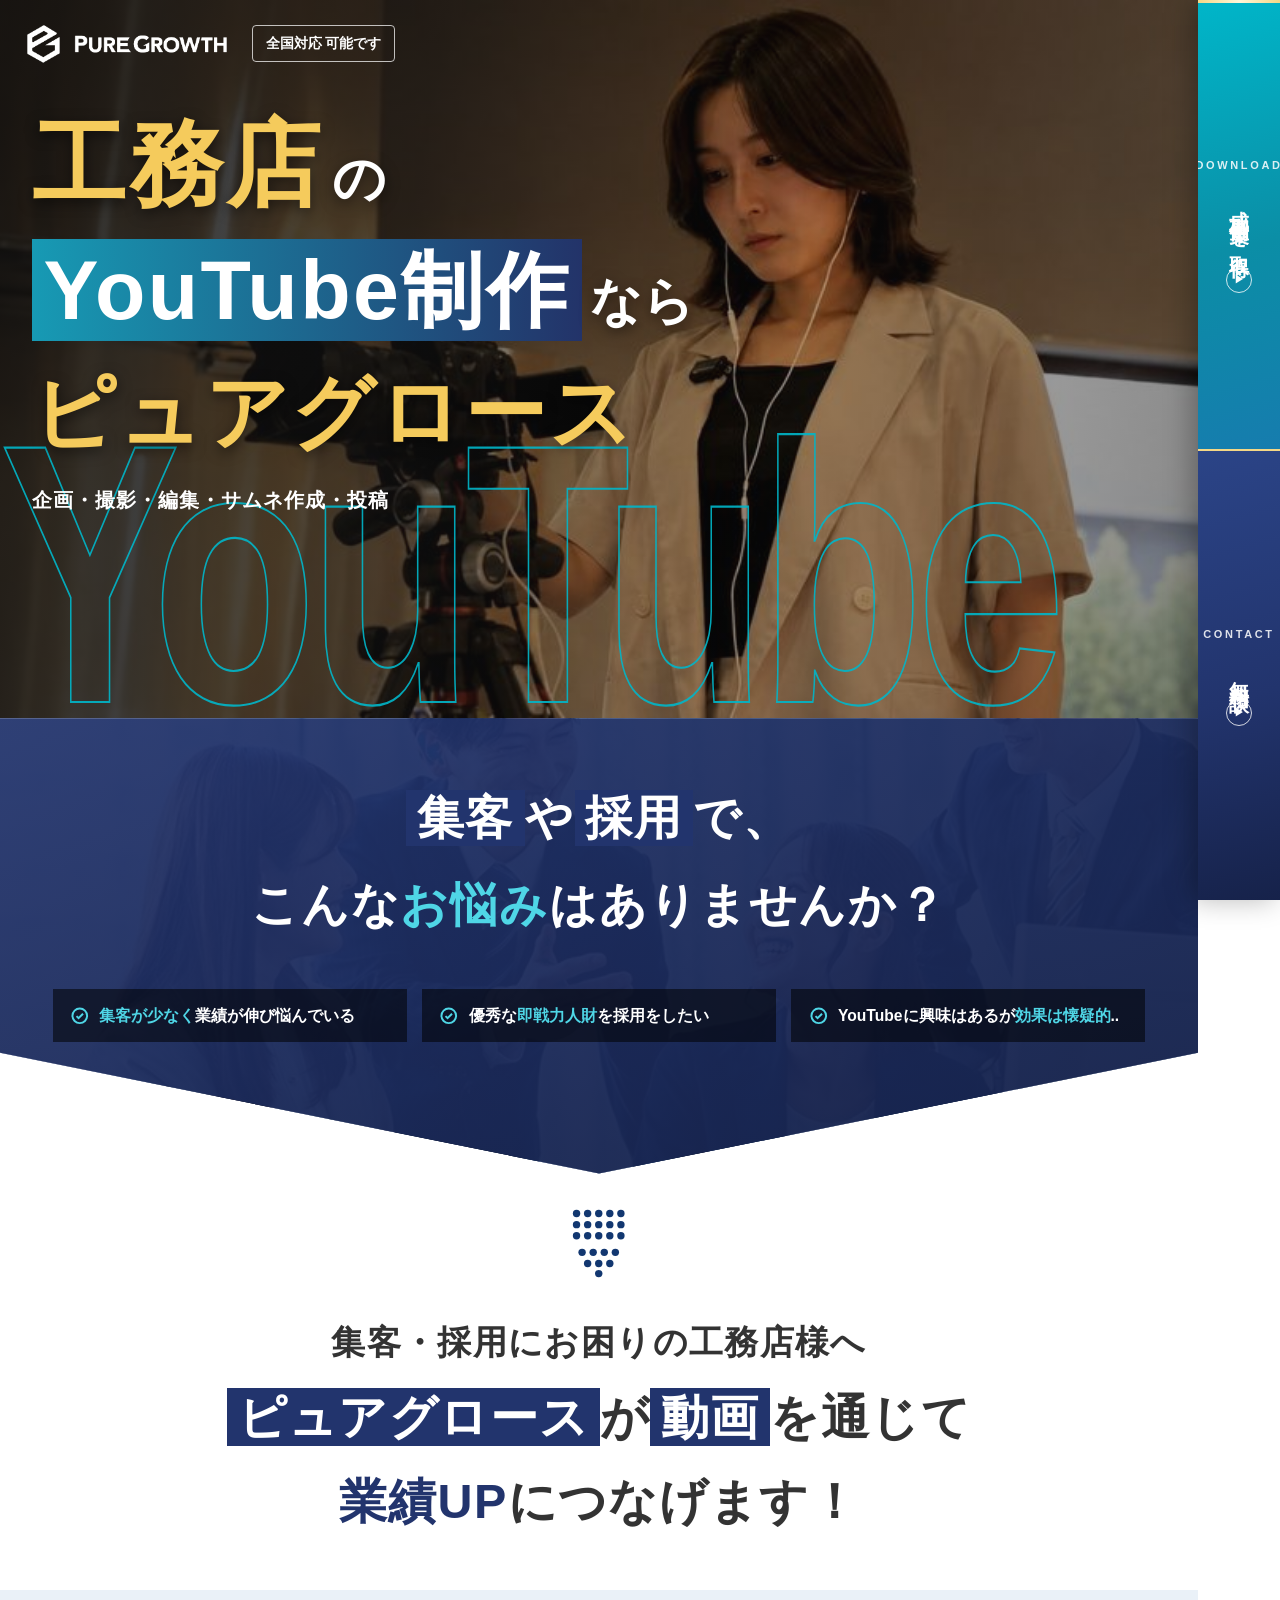
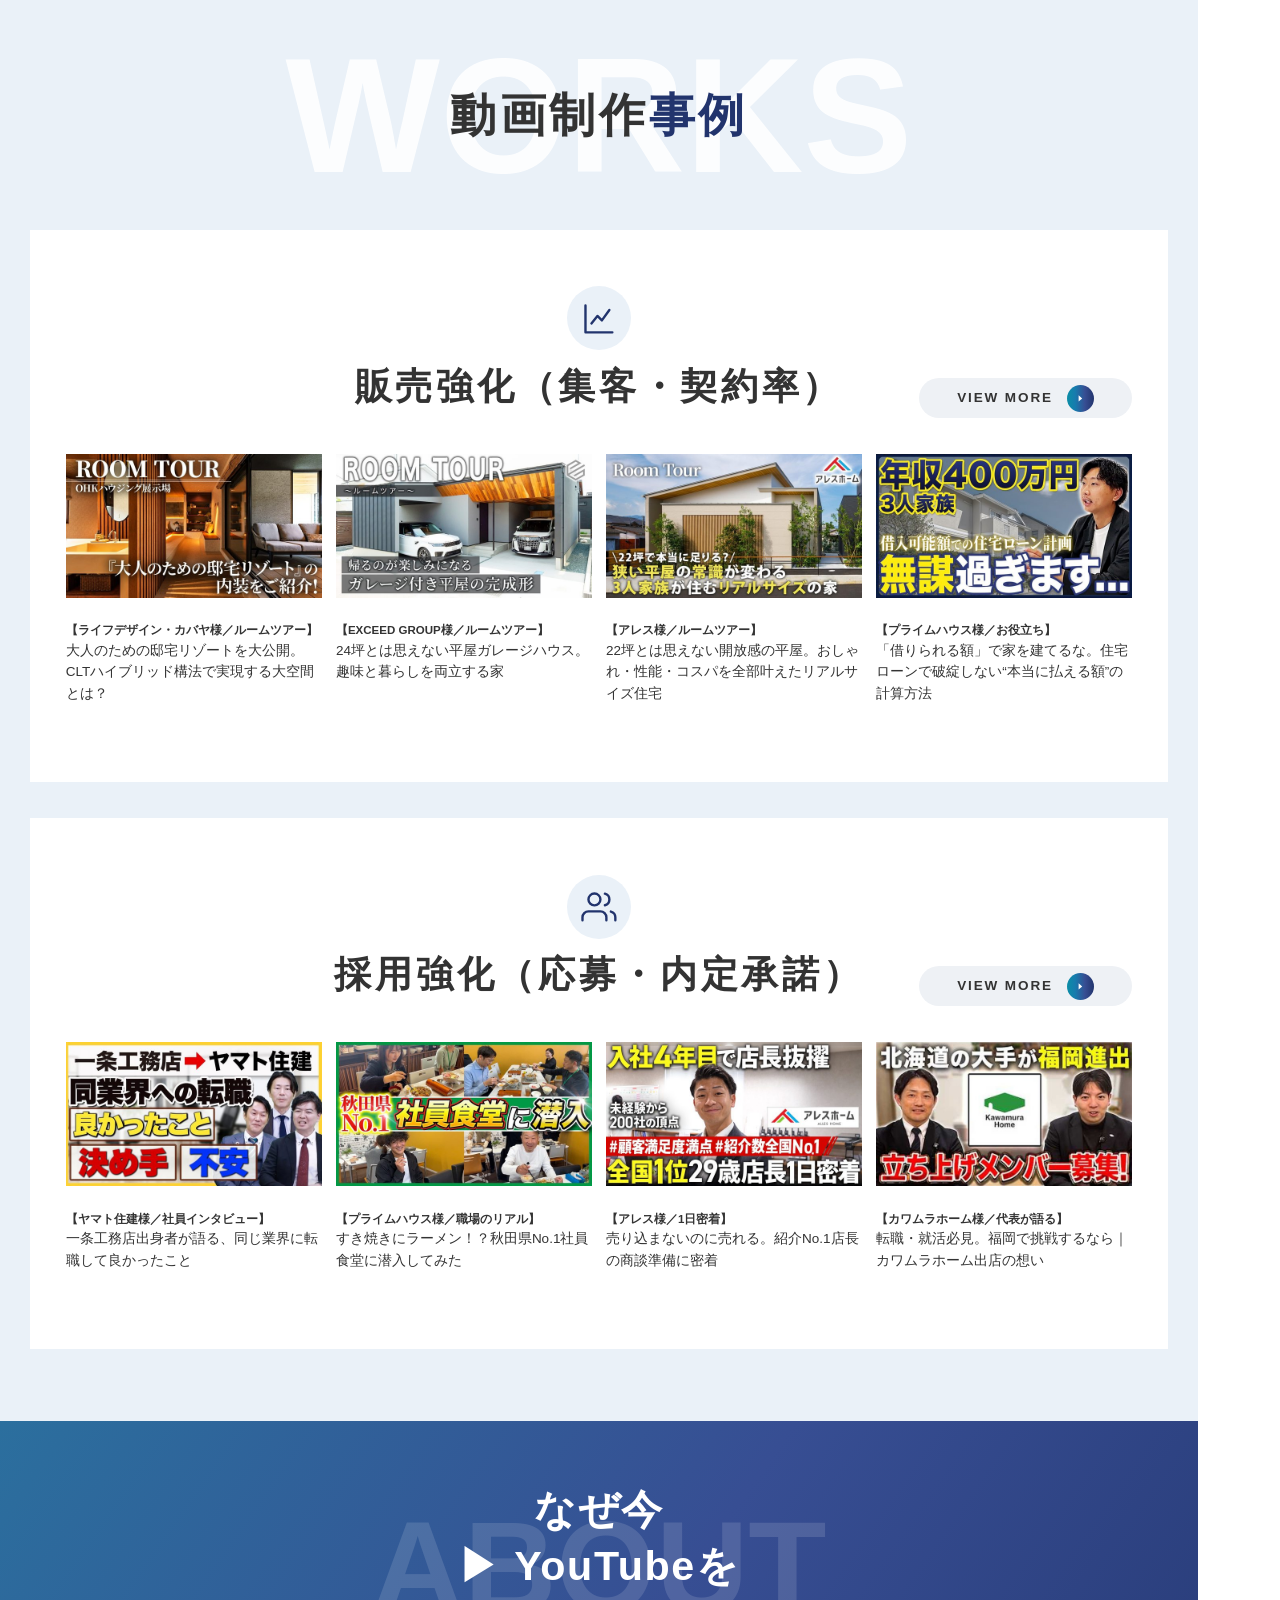
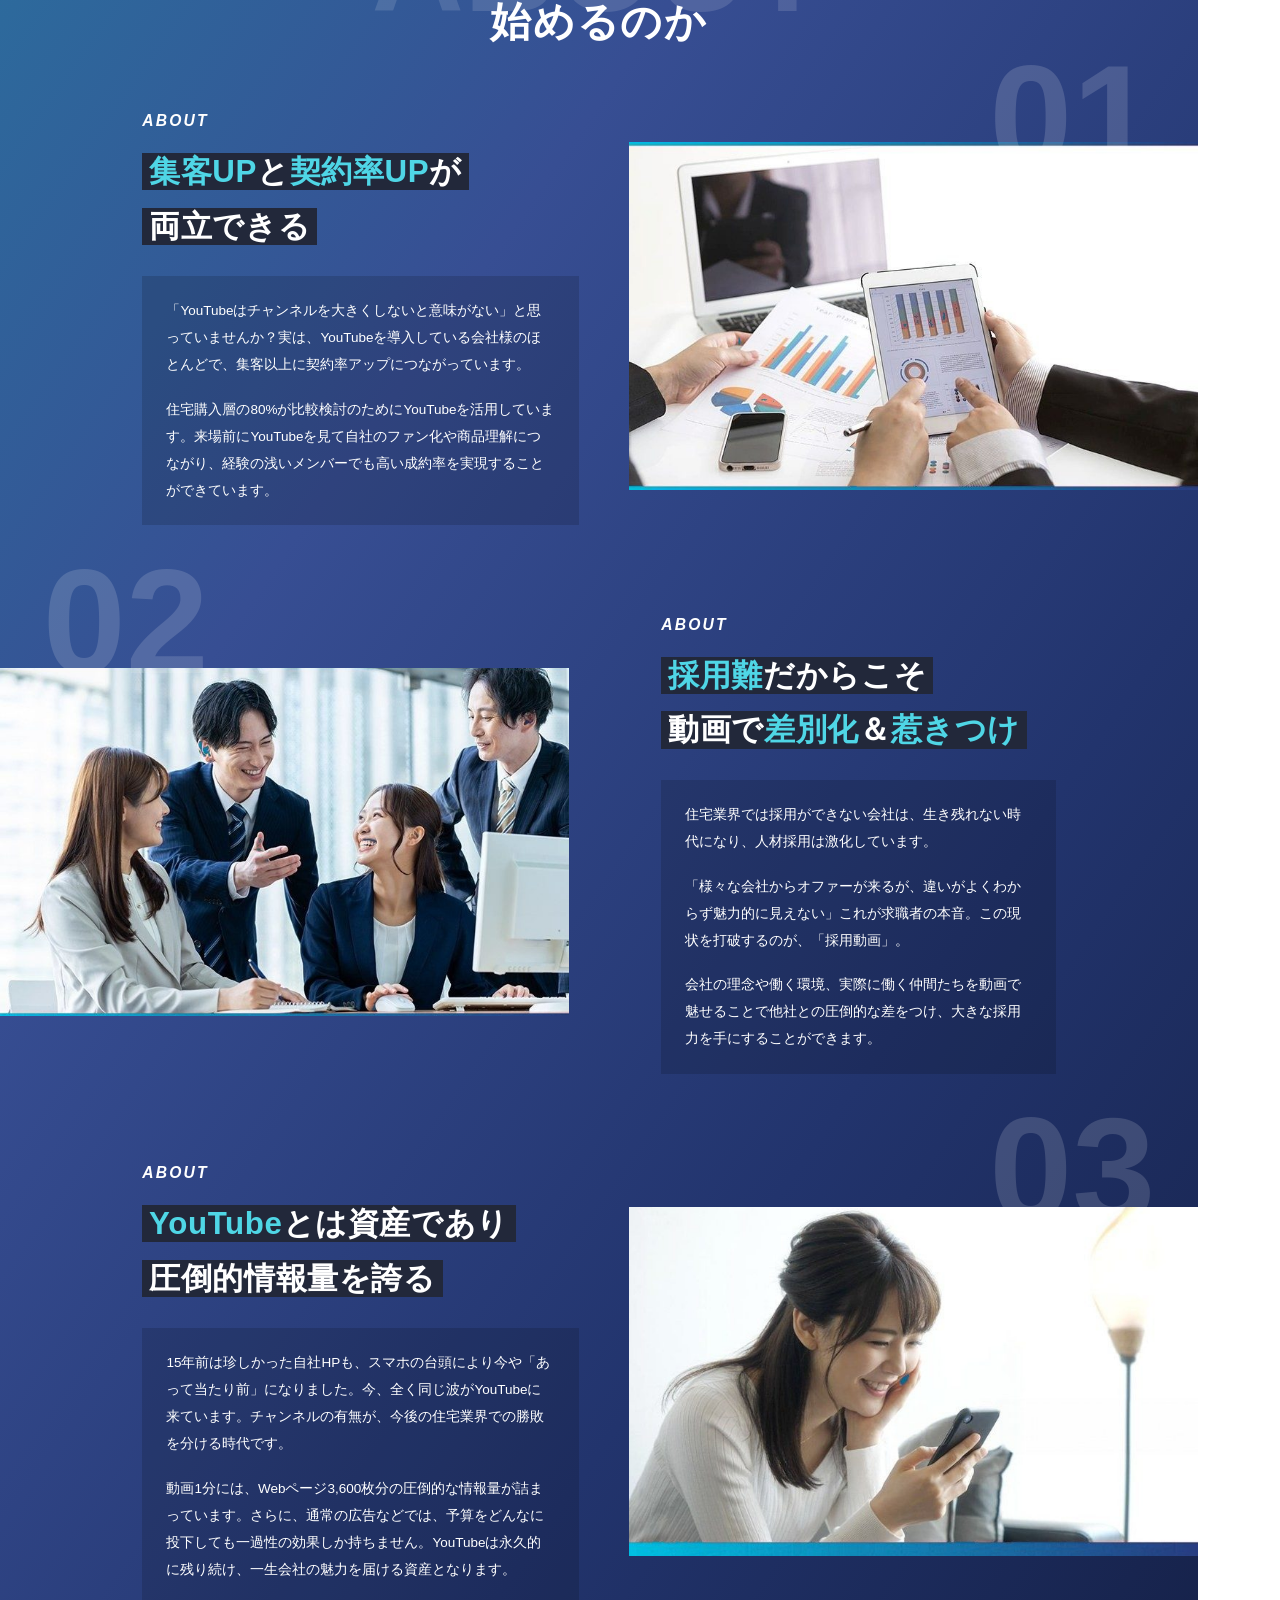
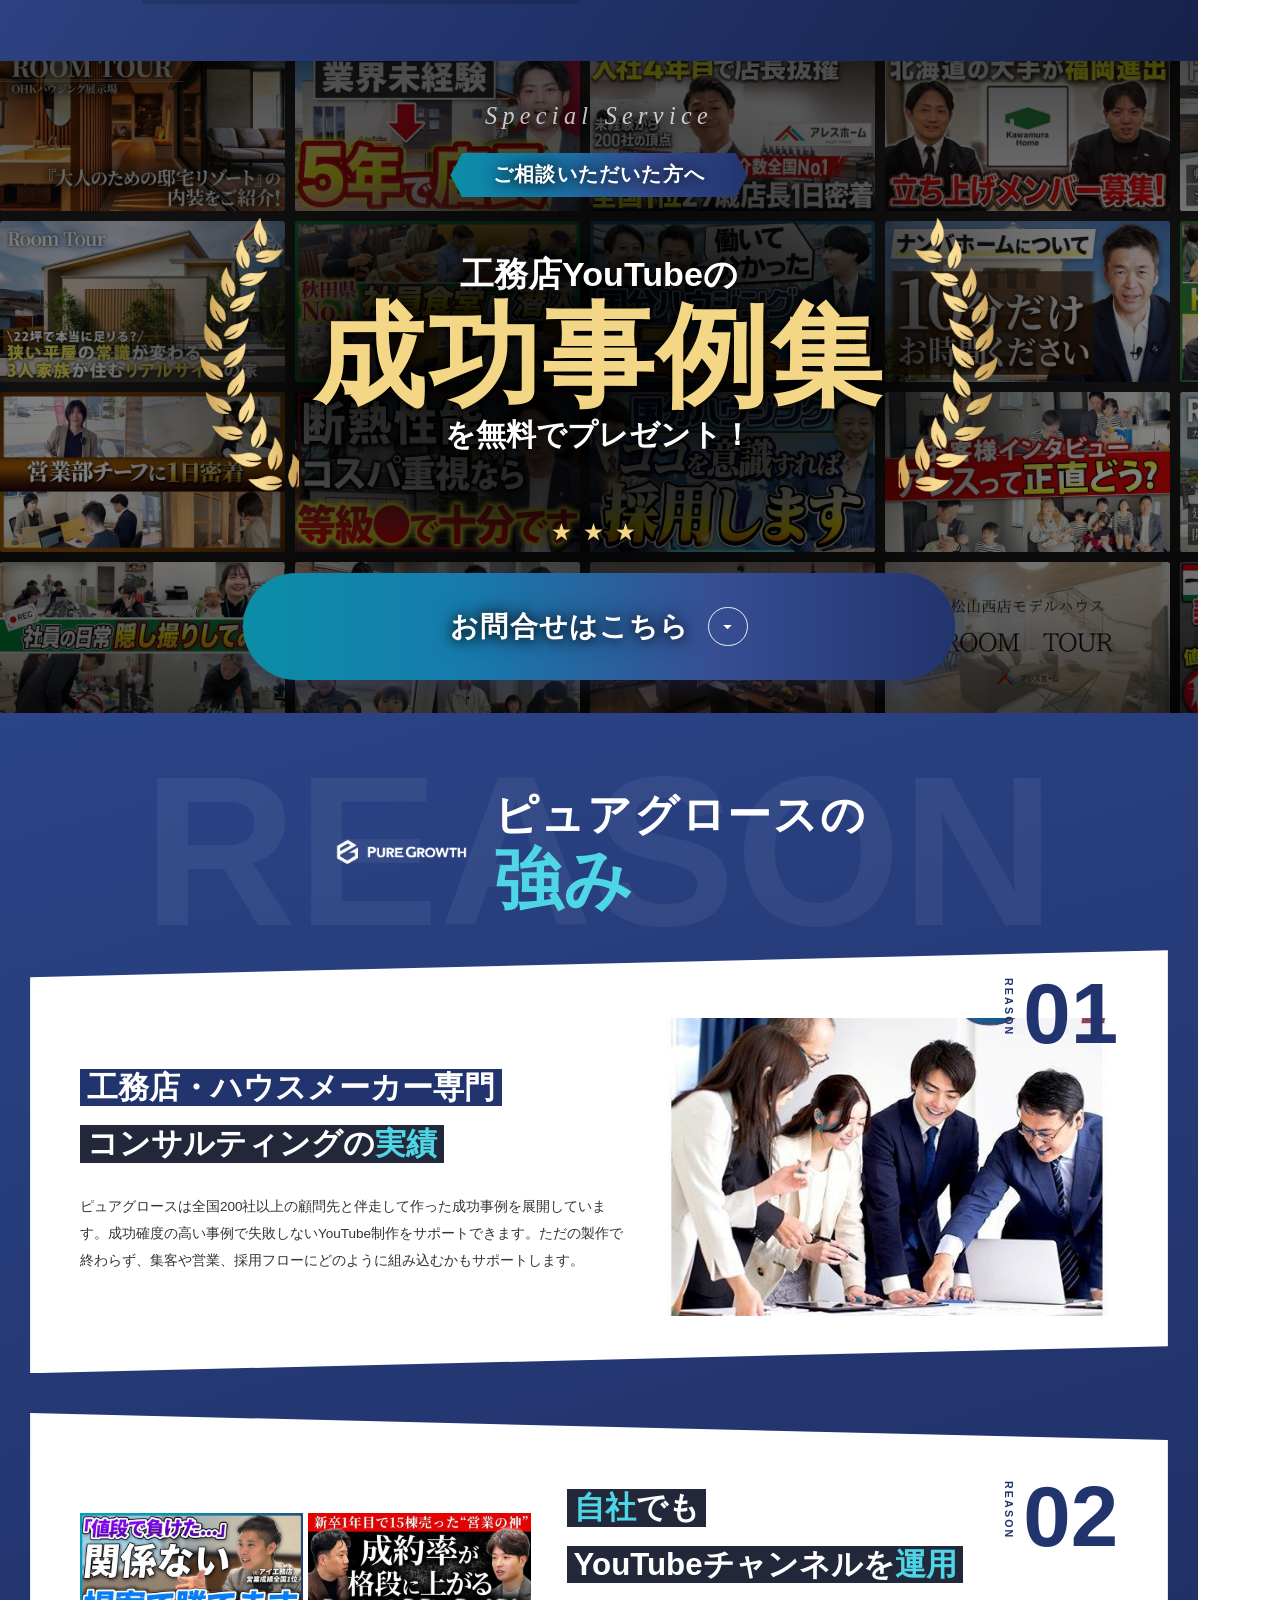
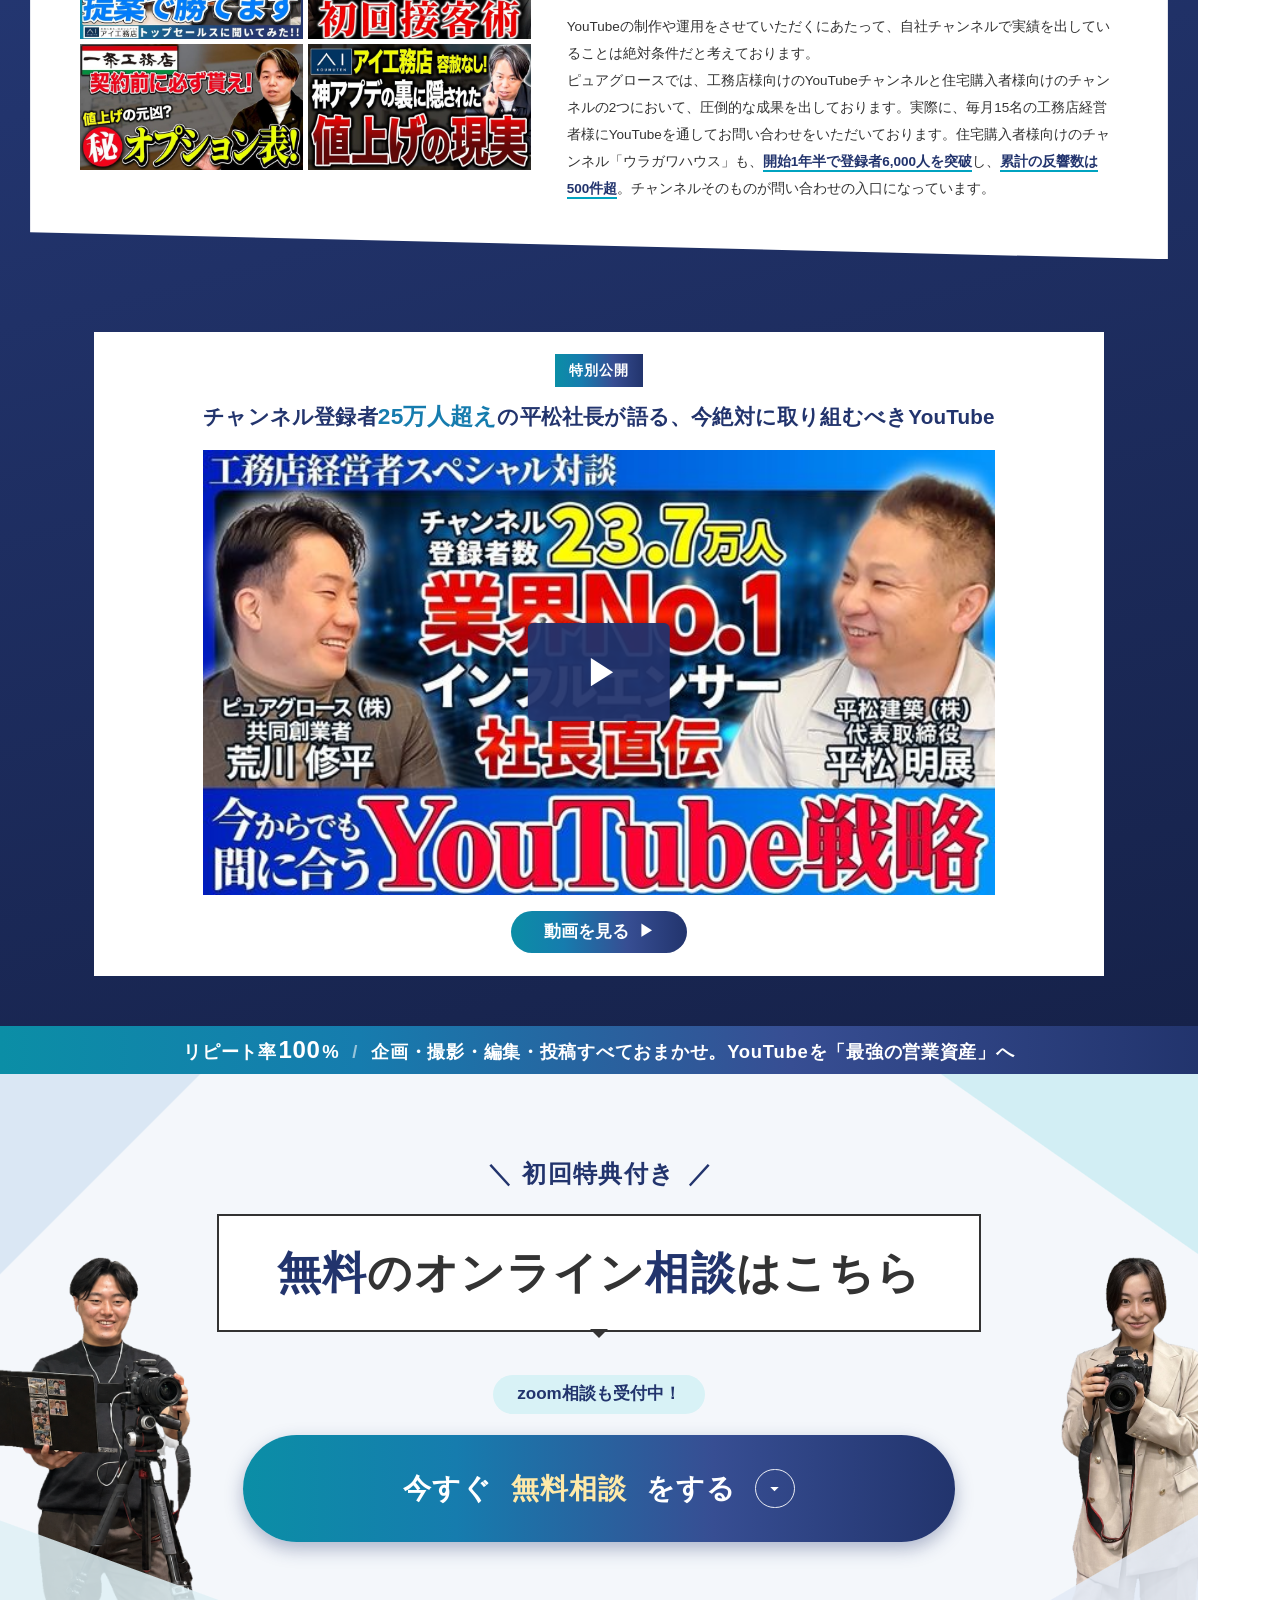
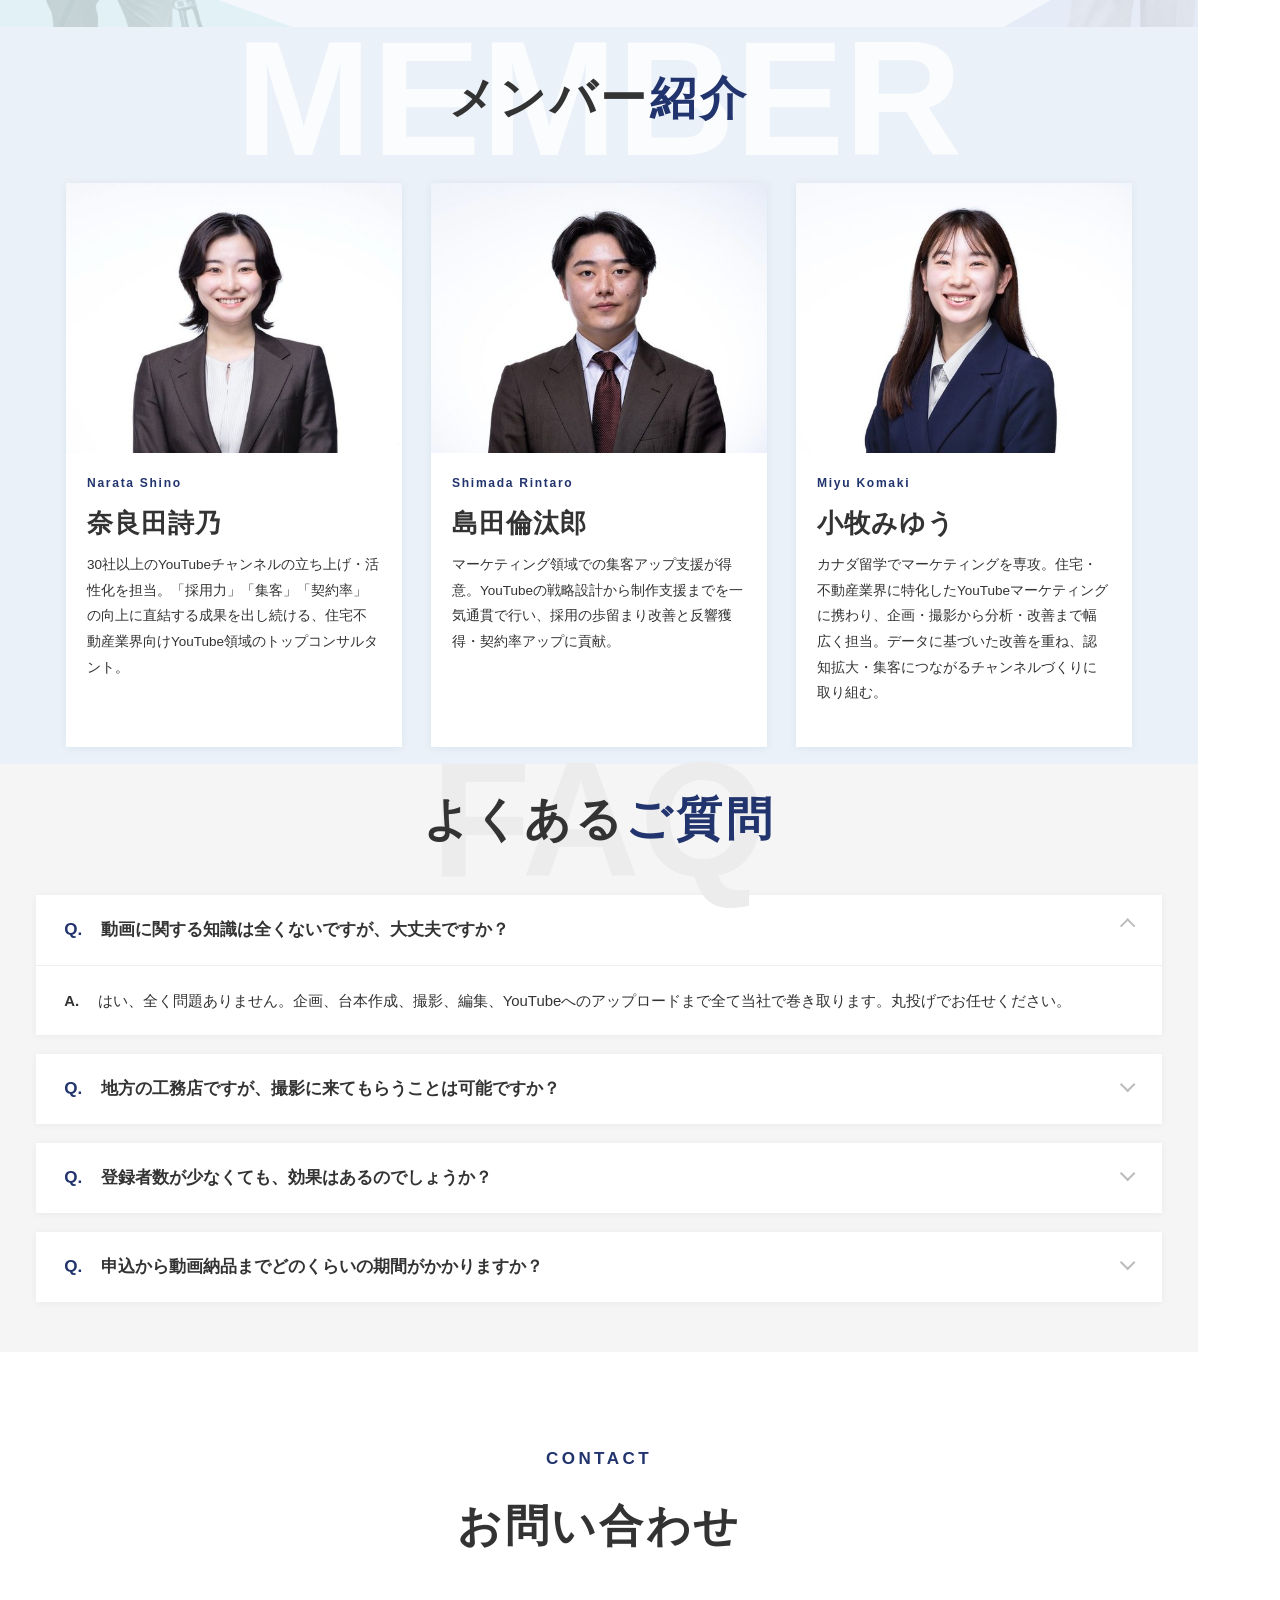
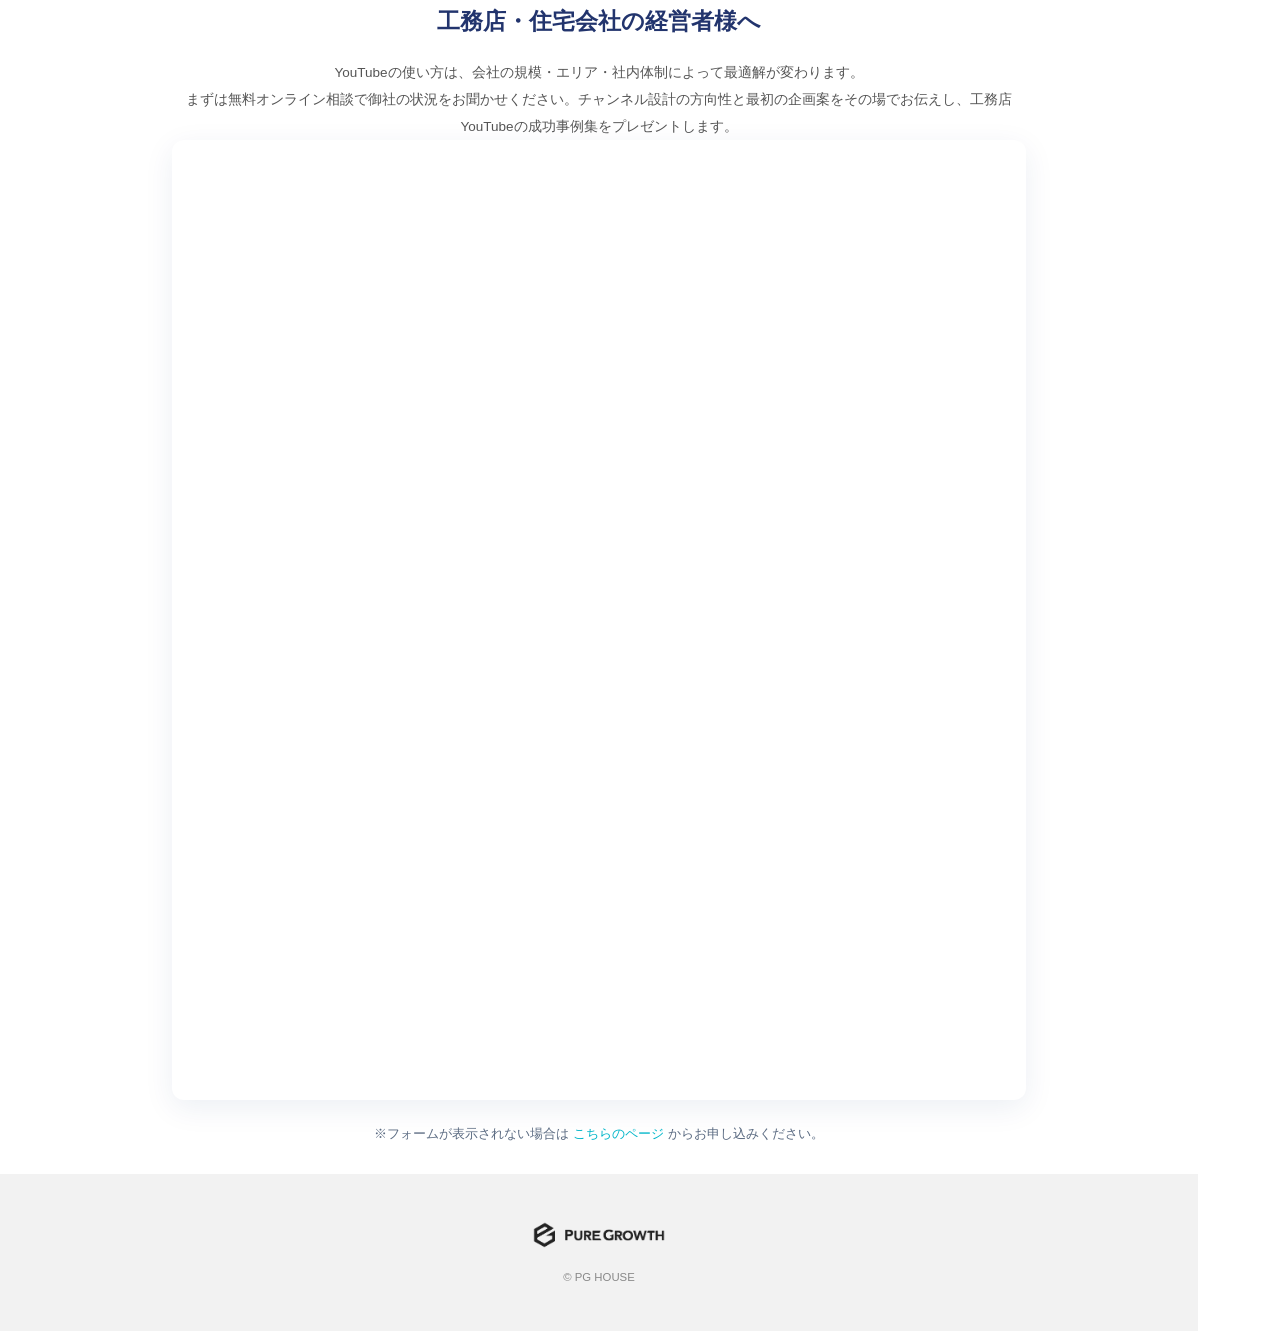
<file: index.html>
<!doctype html>
<html lang="ja">
<head>
  <meta charset="utf-8">
  <meta name="viewport" content="width=device-width,initial-scale=1">
  <title>工務店のYouTube制作サービス｜ピュアグロース</title>
  <link rel="stylesheet" href="css/style.css">
</head>
<body>
<!-- ===================== FV ===================== -->
<header class="hero">
  <div class="hero-bg"><img src="img/hero-bg.jpg" alt=""></div>

  <div class="hero-top">
    <img class="logo" src="img/pg-logo-white.png" alt="ピュアグロース株式会社">
    <span class="zenkoku">全国対応 可能です</span>
    
  </div>

  <div class="hero-main">
    <div class="hero-left">
      <h1 class="hero-copy">
        <span class="l1">工務店<small>の</small></span>
        <span class="l2"><span class="box">YouTube制作</span><small>なら</small></span>
        <span class="l3">ピュアグロース</span>
      </h1>
      <p class="hero-sub">企画・撮影・編集<span class="sp-dot">・</span><br class="br-sp">サムネ作成・投稿</p>
    </div>
  </div>

  <div class="hero-outline" aria-hidden="true">YouTube</div>
  <div class="hero-lower">


  </div>

  <!-- 成功事例集ダウンロードバナー（FV下部・スマホ専用／流れる画像は2段のコンパクト版） -->
  <div class="hero-case">
    <a class="hc-link" href="#contact" aria-label="工務店YouTubeの成功事例集を無料でプレゼント。お問い合わせはこちら">
      <div class="hc-thumbs" aria-hidden="true">
        <div class="hc-row">
          <img src="img/work-NE1aCiTyG7U.jpg" alt=""><img src="img/offer-01.jpg" alt=""><img src="img/work-j1yWEb0Yntc.jpg" alt=""><img src="img/work-0_UJyfu8Bzs.jpg" alt=""><img src="img/work-eKiPXKBdZ7s.jpg" alt="">
          <img src="img/work-NE1aCiTyG7U.jpg" alt=""><img src="img/offer-01.jpg" alt=""><img src="img/work-j1yWEb0Yntc.jpg" alt=""><img src="img/work-0_UJyfu8Bzs.jpg" alt=""><img src="img/work-eKiPXKBdZ7s.jpg" alt="">
        </div>
        <div class="hc-row r2">
          <img src="img/work-ZUQnwvF-oWA.jpg" alt=""><img src="img/work-xjcvKeC-TBs.jpg" alt=""><img src="img/offer-02.jpg" alt=""><img src="img/offer-03.jpg" alt=""><img src="img/offer-04.jpg" alt="">
          <img src="img/work-ZUQnwvF-oWA.jpg" alt=""><img src="img/work-xjcvKeC-TBs.jpg" alt=""><img src="img/offer-02.jpg" alt=""><img src="img/offer-03.jpg" alt=""><img src="img/offer-04.jpg" alt="">
        </div>
      </div>
      <div class="hc-cap">
        <div class="hc-main">
          <img class="laurel" src="img/laurel.png" alt="">
          <div class="txt">
            <span class="t1">工務店YouTubeの</span>
            <span class="t2">成功事例集</span>
            <span class="t3">を無料でプレゼント！</span>
          </div>
          <img class="laurel r" src="img/laurel.png" alt="">
        </div>
        <span class="hc-go">無料で受け取る<b>▶</b></span>
      </div>
    </a>
  </div>

  <!-- 右サイド 常設CTA（PC） -->
  <div class="side-rail" aria-label="お問い合わせ">
    <a class="sc-case" href="#contact">
      <span class="sc-en">DOWNLOAD</span>
      <span class="sc-ttl">成功事例集を取得</span>
      <span class="sc-ar">&#9654;</span>
    </a>
    <a class="sc-contact" href="#contact">
      <span class="sc-en">CONTACT</span>
      <span class="sc-ttl">無料相談</span>
      <span class="sc-ar">&#9654;</span>
    </a>
  </div>
  <div class="hero-float" id="heroFloat">
    <button class="close" id="floatClose" aria-label="閉じる">×</button>
    <!-- PC：従来のカード型バナー -->
    <a class="fb-pc" href="#contact">
      <span class="ribbon">ご相談いただいた方へ！</span>
      <span class="lead">工務店YouTubeの…</span>
      <span class="main">
        <img src="img/laurel.png" alt="">
        <span class="t"><span class="t1">成功事例集</span><span class="t2">プレゼント</span></span>
        <img class="r" src="img/laurel.png" alt="">
      </span>
      <span class="menu"><span>撮影</span><span>編集</span><span>チャンネル開設</span><span>サムネ作成</span></span>
      <span class="go">無料で受け取る ▶</span>
    </a>
    <!-- スマホ：2つの反響ボタン -->
    <div class="fb-wrap">
      <a href="#contact" class="fb fb-a" data-opt="jirei">成功事例集を取得 <b>▶</b></a>
      <a href="#contact" class="fb fb-b" data-opt="soudan">無料相談を申し込む <b>▶</b></a>
    </div>
  </div>

  <!-- フォーム表示中に出す進捗ウィジェット（普段は非表示） -->
  <div class="form-progress" id="formProgress" aria-hidden="true">
    <span class="fp-tag">送信完了まで</span>
    <div class="fp-body">
      <div class="fp-bar"><i id="fpFill"></i></div>
      <div class="fp-txt">必須項目 残り<b id="fpCount">0</b>項目</div>
    </div>
  </div>
</header>

<!-- ===================== お悩み ===================== -->
<section class="trouble sec">
  <div class="wrap">
    <h2 class="rv"><span class="hl">集客</span>や<span class="hl">採用</span>で、<br>こんな<span class="mark">お悩み</span>はありませんか？</h2>
    <ul class="trouble-list rv">
      <li><svg viewBox="0 0 24 24"><circle cx="12" cy="12" r="9"/><path d="M8 12.5l2.5 2.5L16 9.5"/></svg><span><span class="mark">集客が少なく</span>業績が伸び悩んでいる</span></li>
      <li><svg viewBox="0 0 24 24"><circle cx="12" cy="12" r="9"/><path d="M8 12.5l2.5 2.5L16 9.5"/></svg><span>優秀な<span class="mark">即戦力人財</span>を採用をしたい</span></li>
      <li><svg viewBox="0 0 24 24"><circle cx="12" cy="12" r="9"/><path d="M8 12.5l2.5 2.5L16 9.5"/></svg><span>YouTubeに興味はあるが<span class="mark">効果は懐疑的</span>..</span></li>
    </ul>
  </div>
</section>

<!-- ===================== YouTube活用企業 ===================== -->
<!-- [掲載許諾待ちのため一時非表示] 会員・支援先様(usecase) セクション（復元元: _pg-lp-disabled/usecase_section.html） -->

<!-- ===================== ブリッジ ===================== -->
<section class="bridge sec">
  <div class="wrap rv">
    <svg class="dots" viewBox="0 0 60 76" fill="#123770" aria-hidden="true">
      <g id="d"><circle cx="6" cy="6" r="4"/><circle cx="18" cy="6" r="4"/><circle cx="30" cy="6" r="4"/><circle cx="42" cy="6" r="4"/><circle cx="54" cy="6" r="4"/></g>
      <use href="#d" y="12"/><use href="#d" y="24"/>
      <circle cx="12" cy="48" r="4"/><circle cx="24" cy="48" r="4"/><circle cx="36" cy="48" r="4"/><circle cx="48" cy="48" r="4"/>
      <circle cx="18" cy="60" r="4"/><circle cx="30" cy="60" r="4"/><circle cx="42" cy="60" r="4"/>
      <circle cx="30" cy="71" r="4"/>
    </svg>
    <p>集客・採用にお困りの工務店様へ<br>
      <span class="em"><span class="hl">ピュアグロース</span>が<span class="hl">動画</span>を通じて</span><br>
      <span class="em"><span class="mark">業績UP</span>につなげます！</span></p>
  </div>
</section>

<!-- ===================== 動画制作事例 ===================== -->
<section class="works sec" id="works">
  <div class="sec-head wrap">
    <span class="ghost">WORKS</span>
    <h2>動画制作<span class="mark">事例</span></h2>
  </div>

  <!-- 1.販売強化 / 2.採用強化（TOPは特におすすめ各4本／全件はworks.html） -->
  <div class="wcard rv" id="hanbai">
    <div class="wcard-head">
      <div class="wcard-icon"><svg viewBox="0 0 24 24"><path d="M3 3v18h18"/><path d="M7 15l4-5 3 3 5-7"/></svg></div>
      <h3>販売強化<span class="wsub">（集客・契約率）</span></h3>
      <a class="view-more" href="works.html#hanbai">VIEW MORE<i><svg viewBox="0 0 24 24"><path d="M8 5l8 7-8 7z"/></svg></i></a>
    </div>
    <div class="wrow">
      <a class="wcard-item" href="https://youtu.be/NE1aCiTyG7U" target="_blank" rel="noopener">
        <div class="wthumb"><img src="img/work-NE1aCiTyG7U.jpg" alt="" loading="lazy"><span class="play"><svg viewBox="0 0 24 24"><path d="M8 5v14l11-7z"/></svg></span></div>
        <p class="wcap"><b>【ライフデザイン・カバヤ様／ルームツアー】</b>大人のための邸宅リゾートを大公開。CLTハイブリッド構法で実現する大空間とは？</p>
      </a>
      <a class="wcard-item" href="https://youtu.be/eKiPXKBdZ7s" target="_blank" rel="noopener">
        <div class="wthumb"><img src="img/work-eKiPXKBdZ7s.jpg" alt="" loading="lazy"><span class="play"><svg viewBox="0 0 24 24"><path d="M8 5v14l11-7z"/></svg></span></div>
        <p class="wcap"><b>【EXCEED GROUP様／ルームツアー】</b>24坪とは思えない平屋ガレージハウス。趣味と暮らしを両立する家</p>
      </a>
      <a class="wcard-item" href="https://youtu.be/ZUQnwvF-oWA" target="_blank" rel="noopener">
        <div class="wthumb"><img src="img/work-ZUQnwvF-oWA.jpg" alt="" loading="lazy"><span class="play"><svg viewBox="0 0 24 24"><path d="M8 5v14l11-7z"/></svg></span></div>
        <p class="wcap"><b>【アレス様／ルームツアー】</b>22坪とは思えない開放感の平屋。おしゃれ・性能・コスパを全部叶えたリアルサイズ住宅</p>
      </a>
      <a class="wcard-item" href="https://youtu.be/60RAlRoSGFc" target="_blank" rel="noopener">
        <div class="wthumb"><img src="img/work-60RAlRoSGFc.jpg" alt="" loading="lazy"><span class="play"><svg viewBox="0 0 24 24"><path d="M8 5v14l11-7z"/></svg></span></div>
        <p class="wcap"><b>【プライムハウス様／お役立ち】</b>「借りられる額」で家を建てるな。住宅ローンで破綻しない“本当に払える額”の計算方法</p>
      </a>
    </div>
  </div>
  <div class="wcard rv" id="saiyo">
    <div class="wcard-head">
      <div class="wcard-icon"><svg viewBox="0 0 24 24"><path d="M17 21v-2a4 4 0 0 0-4-4H5a4 4 0 0 0-4 4v2"/><circle cx="9" cy="7" r="4"/><path d="M23 21v-2a4 4 0 0 0-3-3.87M16 3.13a4 4 0 0 1 0 7.75"/></svg></div>
      <h3>採用強化<span class="wsub">（応募・内定承諾）</span></h3>
      <a class="view-more" href="works.html#saiyo">VIEW MORE<i><svg viewBox="0 0 24 24"><path d="M8 5l8 7-8 7z"/></svg></i></a>
    </div>
    <div class="wrow">
      <a class="wcard-item" href="https://youtu.be/dzcDsUXBI14" target="_blank" rel="noopener">
        <div class="wthumb"><img src="img/work-dzcDsUXBI14.jpg" alt="" loading="lazy"><span class="play"><svg viewBox="0 0 24 24"><path d="M8 5v14l11-7z"/></svg></span></div>
        <p class="wcap"><b>【ヤマト住建様／社員インタビュー】</b>一条工務店出身者が語る、同じ業界に転職して良かったこと</p>
      </a>
      <a class="wcard-item" href="https://youtu.be/xjcvKeC-TBs" target="_blank" rel="noopener">
        <div class="wthumb"><img src="img/work-xjcvKeC-TBs.jpg" alt="" loading="lazy"><span class="play"><svg viewBox="0 0 24 24"><path d="M8 5v14l11-7z"/></svg></span></div>
        <p class="wcap"><b>【プライムハウス様／職場のリアル】</b>すき焼きにラーメン！？秋田県No.1社員食堂に潜入してみた</p>
      </a>
      <a class="wcard-item" href="https://youtu.be/j1yWEb0Yntc" target="_blank" rel="noopener">
        <div class="wthumb"><img src="img/work-j1yWEb0Yntc.jpg" alt="" loading="lazy"><span class="play"><svg viewBox="0 0 24 24"><path d="M8 5v14l11-7z"/></svg></span></div>
        <p class="wcap"><b>【アレス様／1日密着】</b>売り込まないのに売れる。紹介No.1店長の商談準備に密着</p>
      </a>
      <a class="wcard-item" href="https://youtu.be/0_UJyfu8Bzs" target="_blank" rel="noopener">
        <div class="wthumb"><img src="img/work-0_UJyfu8Bzs.jpg" alt="" loading="lazy"><span class="play"><svg viewBox="0 0 24 24"><path d="M8 5v14l11-7z"/></svg></span></div>
        <p class="wcap"><b>【カワムラホーム様／代表が語る】</b>転職・就活必見。福岡で挑戦するなら｜カワムラホーム出店の想い</p>
      </a>
    </div>
  </div>
</section>

<!-- ===================== ABOUT ===================== -->
<section class="about sec" id="about">
  <div class="sec-head wrap">
    <span class="ghost">ABOUT</span>
    <h2>なぜ今<br>▶ YouTubeを<br>始めるのか</h2>
  </div>

  <div class="about-list">
    <div class="about-item rv">
      <span class="num">01</span>
      <div class="about-txt">
        <p class="eyebrow">ABOUT</p>
        <h3><span class="hl-dark"><span class="mark">集客UP</span>と<span class="mark">契約率UP</span>が</span><br><span class="hl-dark">両立できる</span></h3>
        <div class="about-body">
          <p>「YouTubeはチャンネルを大きくしないと意味がない」と思っていませんか？実は、YouTubeを導入している会社様のほとんどで、集客以上に契約率アップにつながっています。</p>
          <p>住宅購入層の80%が比較検討のためにYouTubeを活用しています。来場前にYouTubeを見て自社のファン化や商品理解につながり、経験の浅いメンバーでも高い成約率を実現することができています。</p>
        </div>
      </div>
      <img src="img/bg-faq.jpg" alt="データを見ながら打ち合わせをする様子" loading="lazy">
    </div>

    <div class="about-item rev rv">
      <span class="num">02</span>
      <div class="about-txt">
        <p class="eyebrow">ABOUT</p>
        <h3><span class="hl-dark"><span class="mark">採用難</span>だからこそ</span><br><span class="hl-dark">動画で<span class="mark">差別化</span>＆<span class="mark">惹きつけ</span></span></h3>
        <div class="about-body">
          <p>住宅業界では採用ができない会社は、生き残れない時代になり、人材採用は激化しています。</p>
          <p>「様々な会社からオファーが来るが、違いがよくわからず魅力的に見えない」これが求職者の本音。この現状を打破するのが、「採用動画」。</p>
          <p>会社の理念や働く環境、実際に働く仲間たちを動画で魅せることで他社との圧倒的な差をつけ、大きな採用力を手にすることができます。</p>
        </div>
      </div>
      <img src="img/bg-about.jpg" alt="オフィスで打ち合わせをする社員" loading="lazy">
    </div>

    <div class="about-item rv">
      <span class="num">03</span>
      <div class="about-txt">
        <p class="eyebrow">ABOUT</p>
        <h3><span class="hl-dark"><span class="mark">YouTube</span>とは資産であり</span><br><span class="hl-dark">圧倒的情報量を誇る</span></h3>
        <div class="about-body">
          <p>15年前は珍しかった自社HPも、スマホの台頭により今や「あって当たり前」になりました。今、全く同じ波がYouTubeに来ています。チャンネルの有無が、今後の住宅業界での勝敗を分ける時代です。</p>
          <p>動画1分には、Webページ3,600枚分の圧倒的な情報量が詰まっています。さらに、通常の広告などでは、予算をどんなに投下しても一過性の効果しか持ちません。YouTubeは永久的に残り続け、一生会社の魅力を届ける資産となります。</p>
        </div>
      </div>
      <img src="img/about-01.jpg" alt="スマートフォンで動画を見る様子" loading="lazy">
    </div>
  </div>
</section>

<!-- ===================== 無料オファー ===================== -->
<section class="offer sec">
  <div class="offer-thumbs" aria-hidden="true">
    <div class="offer-row"><img src="img/work-NE1aCiTyG7U.jpg" alt=""><img src="img/offer-01.jpg" alt=""><img src="img/work-j1yWEb0Yntc.jpg" alt=""><img src="img/work-0_UJyfu8Bzs.jpg" alt=""><img src="img/work-eKiPXKBdZ7s.jpg" alt=""><img src="img/work-NE1aCiTyG7U.jpg" alt=""><img src="img/offer-01.jpg" alt=""><img src="img/work-j1yWEb0Yntc.jpg" alt=""><img src="img/work-0_UJyfu8Bzs.jpg" alt=""><img src="img/work-eKiPXKBdZ7s.jpg" alt=""></div>
    <div class="offer-row"><img src="img/work-ZUQnwvF-oWA.jpg" alt=""><img src="img/work-xjcvKeC-TBs.jpg" alt=""><img src="img/offer-02.jpg" alt=""><img src="img/offer-03.jpg" alt=""><img src="img/offer-04.jpg" alt=""><img src="img/work-ZUQnwvF-oWA.jpg" alt=""><img src="img/work-xjcvKeC-TBs.jpg" alt=""><img src="img/offer-02.jpg" alt=""><img src="img/offer-03.jpg" alt=""><img src="img/offer-04.jpg" alt=""></div>
    <div class="offer-row"><img src="img/offer-05.jpg" alt=""><img src="img/offer-06.jpg" alt=""><img src="img/offer-07.jpg" alt=""><img src="img/offer-08.jpg" alt=""><img src="img/offer-09.jpg" alt=""><img src="img/offer-05.jpg" alt=""><img src="img/offer-06.jpg" alt=""><img src="img/offer-07.jpg" alt=""><img src="img/offer-08.jpg" alt=""><img src="img/offer-09.jpg" alt=""></div>
    <div class="offer-row"><img src="img/offer-10.jpg" alt=""><img src="img/offer-11.jpg" alt=""><img src="img/offer-12.jpg" alt=""><img src="img/offer-13.jpg" alt=""><img src="img/offer-14.jpg" alt=""><img src="img/offer-10.jpg" alt=""><img src="img/offer-11.jpg" alt=""><img src="img/offer-12.jpg" alt=""><img src="img/offer-13.jpg" alt=""><img src="img/offer-14.jpg" alt=""></div>
    <div class="offer-row"><img src="img/offer-15.jpg" alt=""><img src="img/offer-16.jpg" alt=""><img src="img/offer-17.jpg" alt=""><img src="img/offer-18.jpg" alt=""><img src="img/work-NE1aCiTyG7U.jpg" alt=""><img src="img/offer-15.jpg" alt=""><img src="img/offer-16.jpg" alt=""><img src="img/offer-17.jpg" alt=""><img src="img/offer-18.jpg" alt=""><img src="img/work-NE1aCiTyG7U.jpg" alt=""></div>
    <div class="offer-row"><img src="img/work-eKiPXKBdZ7s.jpg" alt=""><img src="img/work-xjcvKeC-TBs.jpg" alt=""><img src="img/offer-04.jpg" alt=""><img src="img/offer-06.jpg" alt=""><img src="img/offer-12.jpg" alt=""><img src="img/work-eKiPXKBdZ7s.jpg" alt=""><img src="img/work-xjcvKeC-TBs.jpg" alt=""><img src="img/offer-04.jpg" alt=""><img src="img/offer-06.jpg" alt=""><img src="img/offer-12.jpg" alt=""></div>
  </div>
  <div class="wrap">
    <p class="script">Special Service</p>
    <p class="tag">ご相談いただいた方へ</p>
    <div class="offer-main">
      <img class="laurel" src="img/laurel.png" alt="">
      <div class="txt">
        <div class="t1">工務店YouTubeの</div>
        <div class="t2">成功事例集</div>
        <div class="t3">を無料でプレゼント！</div>
      </div>
      <img class="laurel r" src="img/laurel.png" alt="">
    </div>
    <p class="stars">★★★</p>
    <a class="btn" href="#contact">お問合せはこちら<span class="arw"><svg viewBox="0 0 24 24"><path d="M12 16l-6-6h12z"/></svg></span></a>
  </div>
</section>

<!-- ===================== REASON ===================== -->
<section class="reason sec" id="reason">
  <div class="sec-head wrap">
    <span class="ghost">REASON</span>
    <div class="reason-title">
      <img src="img/pg-logo-white.png" alt="" style="width:clamp(110px,11vw,210px);object-fit:contain">
      <h2>ピュアグロースの<em>強み</em></h2>
    </div>
  </div>

  <div class="reason-list">
    <div class="rcard rv">
      <span class="no"><i>REASON</i><b>01</b></span>
      <div class="rcard-in">
        <div>
          <h3><span class="hl">工務店・ハウスメーカー専門</span><br><span class="hl-dark">コンサルティングの<span class="mark">実績</span></span></h3>
          <p>ピュアグロースは全国200社以上の顧問先と伴走して作った成功事例を展開しています。成功確度の高い事例で失敗しないYouTube制作をサポートできます。ただの製作で終わらず、集客や営業、採用フローにどのように組み込むかもサポートします。</p>
        </div>
        <img src="img/reason-01.jpg" alt="打ち合わせをするコンサルタント" loading="lazy">
      </div>
    </div>

    <div class="rcard b rv">
      <span class="no"><i>REASON</i><b>02</b></span>
      <div class="rcard-in">
        <div class="thumbgrid">
          <img src="img/offer-15.jpg" alt="ハウスメーカー・工務店コンサルTV【ピュアグロース】" loading="lazy">
          <img src="img/offer-16.jpg" alt="ハウスメーカー・工務店コンサルTV【ピュアグロース】" loading="lazy">
          <img src="img/offer-14.jpg" alt="ウラ側ハウスのミヤウチ社長" loading="lazy">
          <img src="img/reason-channel-01.jpg" alt="ウラ側ハウスのミヤウチ社長" loading="lazy">
        </div>
        <div>
          <h3><span class="hl-dark"><span class="mark">自社</span>でも</span><br><span class="hl-dark">YouTubeチャンネルを<span class="mark">運用</span></span></h3>
          <p>YouTubeの制作や運用をさせていただくにあたって、自社チャンネルで実績を出していることは絶対条件だと考えております。<br>
          ピュアグロースでは、工務店様向けのYouTubeチャンネルと住宅購入者様向けのチャンネルの2つにおいて、圧倒的な成果を出しております。実際に、毎月15名の工務店経営者様にYouTubeを通してお問い合わせをいただいております。住宅購入者様向けのチャンネル「ウラガワハウス」も、<span class="mark">開始1年半で登録者6,000人を突破</span>し、<span class="mark">累計の反響数は500件超</span>。チャンネルそのものが問い合わせの入口になっています。</p>
        </div>
      </div>
    </div>

    <div class="rvideo rv">
      <div class="rvideo-inner">
        <div class="rv-col">
          <div class="rvideo-txt">
            <span class="tag">特別公開</span>
            <p class="rvideo-cap">チャンネル登録者<b>25万人超え</b>の平松社長が語る、今絶対に取り組むべきYouTube</p>
          </div>
          <div class="rvideo-thumb" id="rvPlay" role="button" tabindex="0" aria-label="動画を再生する">
            <video id="rvVideo" poster="img/video-poster.jpg" preload="none" playsinline>
              <source src="img/hiramatsu.mp4" type="video/mp4">
            </video>
            <span class="play"><svg viewBox="0 0 24 24"><path d="M8 5v14l11-7z"/></svg></span>
          </div>
          <button type="button" class="rvideo-btn" id="rvBtn">動画を見る<i>▶</i></button>
        </div>
      </div>
    </div>
  </div>
</section>

<!-- ===================== リピート帯 ===================== -->
<section class="repeat-band sec">
  <p>リピート率<span class="big">100</span>%<span class="sep">/</span>企画・撮影・編集・投稿すべておまかせ。YouTubeを「最強の営業資産」へ</p>
</section>

<!-- ===================== 中間CTA ===================== -->
<section class="cta sec">
  <img class="cta-crew l" src="img/crew-cta-l.png" alt="">
  <img class="cta-crew r" src="img/crew-cta-r.png" alt="">
  <div class="wrap">
    <p class="ribbon">初回特典付き</p>
    <div class="board"><p><span class="mark">無料</span>のオンライン<span class="mark">相談</span>はこちら</p></div>
    <p class="zoom">zoom相談も受付中！</p>
    <div><a class="btn" href="#contact">今すぐ<span style="color:#ffe9a8">無料相談</span>をする<span class="arw"><svg viewBox="0 0 24 24"><path d="M12 16l-6-6h12z"/></svg></span></a></div>
  </div>
</section>

<!-- ===================== CASE ===================== -->
<!-- [掲載許諾待ちのため一時非表示] チャンネル立ち上げ事例(CASE) セクション（復元元: _pg-lp-disabled/case_section.html） -->

<!-- ===================== メンバー紹介 ===================== -->
<section class="member sec" id="member">
  <div class="sec-head wrap">
    <span class="ghost">MEMBER</span>
    <h2>メンバー<span class="mark">紹介</span></h2>
  </div>
  <div class="member-grid rv">
    <div class="member-card">
      <div class="ph"><img src="img/member-01.jpg" alt="奈良田詩乃" loading="lazy"></div>
      <div class="member-body">
        <span class="en">Narata Shino</span>
        <p class="name">奈良田詩乃</p>
        <p>30社以上のYouTubeチャンネルの立ち上げ・活性化を担当。「採用力」「集客」「契約率」の向上に直結する成果を出し続ける、住宅不動産業界向けYouTube領域のトップコンサルタント。</p>
      </div>
    </div>
    <div class="member-card">
      <div class="ph"><img src="img/member-02.jpg" alt="島田倫汰郎" loading="lazy"></div>
      <div class="member-body">
        <span class="en">Shimada Rintaro</span>
        <p class="name">島田倫汰郎</p>
        <p>マーケティング領域での集客アップ支援が得意。YouTubeの戦略設計から制作支援までを一気通貫で行い、採用の歩留まり改善と反響獲得・契約率アップに貢献。</p>
      </div>
    </div>
    <div class="member-card">
      <div class="ph"><img src="img/member-03.jpg" alt="小牧みゆう" loading="lazy"></div>
      <div class="member-body">
        <span class="en">Miyu Komaki</span>
        <p class="name">小牧みゆう</p>
        <p>カナダ留学でマーケティングを専攻。住宅・不動産業界に特化したYouTubeマーケティングに携わり、企画・撮影から分析・改善まで幅広く担当。データに基づいた改善を重ね、認知拡大・集客につながるチャンネルづくりに取り組む。</p>
      </div>
    </div>
  </div>
</section>

<!-- ===================== FAQ ===================== -->
<section class="faq sec" id="faq">
  <div class="sec-head wrap">
    <span class="ghost">FAQ</span>
    <h2>よくある<span class="mark">ご質問</span></h2>
  </div>
  <div class="faq-list wrap rv">
    <details open>
      <summary><span class="q">Q.</span>動画に関する知識は全くないですが、大丈夫ですか？</summary>
      <div class="a"><span class="q">A.</span><p>はい、全く問題ありません。企画、台本作成、撮影、編集、YouTubeへのアップロードまで全て当社で巻き取ります。丸投げでお任せください。</p></div>
    </details>
    <details>
      <summary><span class="q">Q.</span>地方の工務店ですが、撮影に来てもらうことは可能ですか？</summary>
      <div class="a"><span class="q">A.</span><p>はい、全国対応可能です。（※別途交通費が発生する場合があります。）</p></div>
    </details>
    <details>
      <summary><span class="q">Q.</span>登録者数が少なくても、効果はあるのでしょうか？</summary>
      <div class="a"><span class="q">A.</span><p>はい、大いに意味があります。工務店様のYouTubeは「エンタメ系のように何万人も集める」ことではなく、「家づくりを検討している数十人・数百人の濃い見込み客に深く刺す」ことが目的だからです。</p></div>
    </details>
    <details>
      <summary><span class="q">Q.</span>申込から動画納品までどのくらいの期間がかかりますか？</summary>
      <div class="a"><span class="q">A.</span><p>申込から最短で2カ月後の納品、チャンネルの運用をスタートできます。</p></div>
    </details>
  </div>
</section>

<!-- ===================== CONTACT（工務店経営者様向け） ===================== -->
<section class="contact sec" id="contact">
  <div class="wrap-n">
    <div class="head">
      <span class="en">CONTACT</span>
      <h2>お問い合わせ</h2>
      <p class="lead">工務店・住宅会社の経営者様へ</p>
      <p class="desc">YouTubeの使い方は、会社の規模・エリア・社内体制によって最適解が変わります。<br>まずは無料オンライン相談で御社の状況をお聞かせください。チャンネル設計の方向性と最初の企画案をその場でお伝えし、工務店YouTubeの成功事例集をプレゼントします。</p>
    </div>


    <div class="form-embed">
      <iframe id="pgFormFrame" src="https://pure-growth.co.jp/koumuten-youtube-form/" title="資料ダウンロード・お問い合わせフォーム" loading="lazy" scrolling="no" style="width:100%;border:0;min-height:960px;background:#fff;border-radius:12px;overflow:hidden;box-shadow:0 8px 30px rgba(18,55,112,.08)"></iframe>
      <p class="form-embed__note" style="text-align:center;font-size:13px;color:#5b6b82;margin-top:12px">※フォームが表示されない場合は <a href="https://pure-growth.co.jp/koumuten-youtube-form/" target="_blank" rel="noopener" style="color:#00b6c9">こちらのページ</a> からお申し込みください。</p>
    </div>
  </div>
</section>
<footer>
  <img src="img/pg-logo-white.png" alt="ピュアグロース株式会社" style="filter:invert(1) brightness(.45)">
  © PG HOUSE
</footer>
<script src="js/main.js"></script>
</body>
</html>
</file>
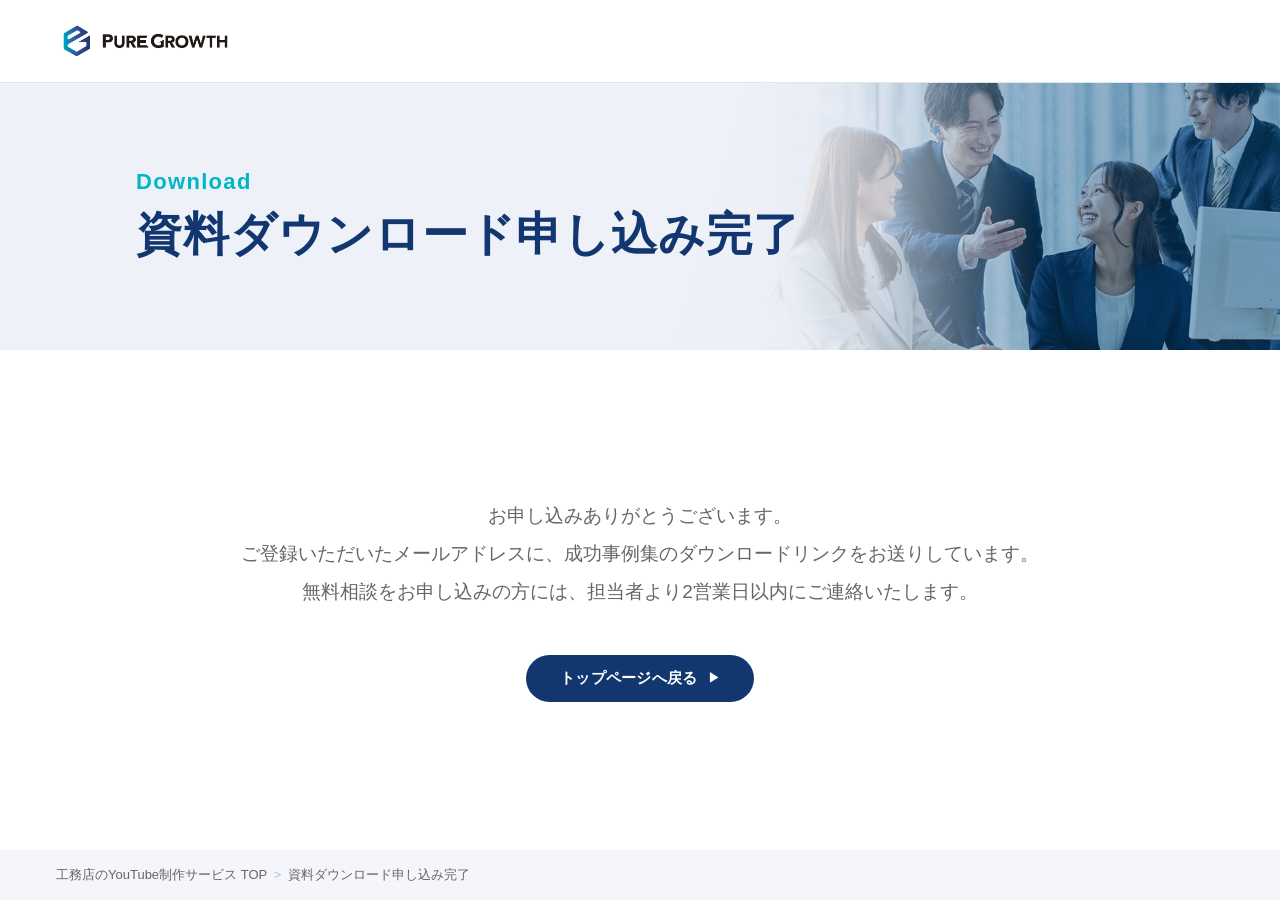
<file: thanks.html>
<!doctype html>
<html lang="ja">
<head>
  <meta charset="utf-8">
  <meta name="viewport" content="width=device-width,initial-scale=1">
  <title>資料ダウンロード申し込み完了｜ピュアグロース株式会社</title>
  <meta name="robots" content="noindex,nofollow">
  <style>
    :root{
      --navy:#123770;
      --navy-deep:#0d2a54;
      --turquoise:#00b6c9;
      --ink:#333;
      --gray:#666;
      --line:#e3e6ee;
      --lav:#eef1f8;
      --lav2:#e2e7f4;
    }
    *{box-sizing:border-box}
    body{
      margin:0;color:var(--ink);background:#fff;
      font-family:"Noto Sans JP","Hiragino Kaku Gothic ProN","Yu Gothic",Meiryo,sans-serif;
      -webkit-font-smoothing:antialiased;
      display:flex;flex-direction:column;min-height:100vh;
    }
    a{color:inherit}

    /* ヘッダー */
    .site-head{
      display:flex;align-items:center;
      padding:18px clamp(16px,5vw,56px);
      border-bottom:1px solid var(--line);
    }
    .site-head img{height:46px;width:auto;display:block}

    /* バナー */
    .dl-hero{
      position:relative;overflow:hidden;
      background:linear-gradient(105deg,var(--lav) 0%,var(--lav) 55%,var(--lav2) 100%);
    }
    .dl-hero-inner{
      position:relative;z-index:2;
      max-width:1120px;margin:0 auto;
      padding:clamp(40px,7vw,86px) clamp(16px,5vw,56px);
    }
    .eyebrow{
      margin:0 0 10px;color:var(--turquoise);
      font-family:"Trebuchet MS",Verdana,sans-serif;
      font-weight:700;font-size:clamp(15px,2.4vw,22px);letter-spacing:.06em;
    }
    .dl-hero h1{
      margin:0;color:var(--navy);font-weight:900;line-height:1.28;
      font-size:clamp(26px,5.2vw,46px);letter-spacing:.02em;
    }
    /* 右側の写真（青トーン・左へフェード） */
    .dl-hero-photo{
      position:absolute;top:0;right:0;bottom:0;width:42%;z-index:1;
      background:url(img/bg-about.jpg) center/cover no-repeat;
    }
    .dl-hero-photo::after{
      content:"";position:absolute;inset:0;
      background:
        linear-gradient(90deg,var(--lav) 0%,rgba(238,241,248,.72) 22%,rgba(0,86,140,.28) 55%,rgba(0,86,140,.34) 100%),
        linear-gradient(0deg,rgba(18,55,112,.18),rgba(18,55,112,.18));
      mix-blend-mode:normal;
    }

    /* 本文 */
    .dl-body{
      flex:1;
      display:flex;flex-direction:column;align-items:center;justify-content:center;text-align:center;
      padding:clamp(48px,9vw,96px) 24px;
    }
    .dl-body p{
      margin:0;color:var(--gray);line-height:2;
      font-size:clamp(15px,2.2vw,19px);
    }
    .home-btn{
      display:inline-flex;align-items:center;gap:10px;
      margin-top:clamp(28px,5vw,44px);
      padding:14px 34px;border-radius:100px;
      background:var(--navy);color:#fff;text-decoration:none;font-weight:700;
      font-size:15px;letter-spacing:.02em;
      transition:transform .2s ease,background .2s ease;
    }
    .home-btn:hover{background:var(--navy-deep);transform:translateY(-2px)}
    .home-btn i{font-style:normal;font-size:.8em}

    /* パンくず */
    .crumb{
      background:#f4f6fb;color:var(--gray);
      padding:16px clamp(16px,5vw,56px);font-size:13px;
    }
    .crumb a{color:var(--gray);text-decoration:none}
    .crumb a:hover{color:var(--navy);text-decoration:underline}
    .crumb span{margin:0 .5em;color:#b9c0d0}

    @media (max-width:640px){
      .dl-hero-photo{width:34%;opacity:.9}
      .site-head img{height:38px}
    }
  </style>
</head>
<body>

  <header class="site-head">
    <a href="index.html"><img src="img/pg-logo.png" alt="ピュアグロース株式会社"></a>
  </header>

  <section class="dl-hero">
    <div class="dl-hero-photo" aria-hidden="true"></div>
    <div class="dl-hero-inner">
      <p class="eyebrow">Download</p>
      <h1>資料ダウンロード申し込み完了</h1>
    </div>
  </section>

  <main class="dl-body">
    <p>
      お申し込みありがとうございます。<br>
      ご登録いただいたメールアドレスに、成功事例集のダウンロードリンクをお送りしています。<br>
      無料相談をお申し込みの方には、担当者より2営業日以内にご連絡いたします。
    </p>
    <a class="home-btn" href="index.html">トップページへ戻る <i>▶</i></a>
  </main>

  <footer class="crumb">
    <a href="index.html">工務店のYouTube制作サービス TOP</a><span>&gt;</span>資料ダウンロード申し込み完了
  </footer>

</body>
</html>
</file>
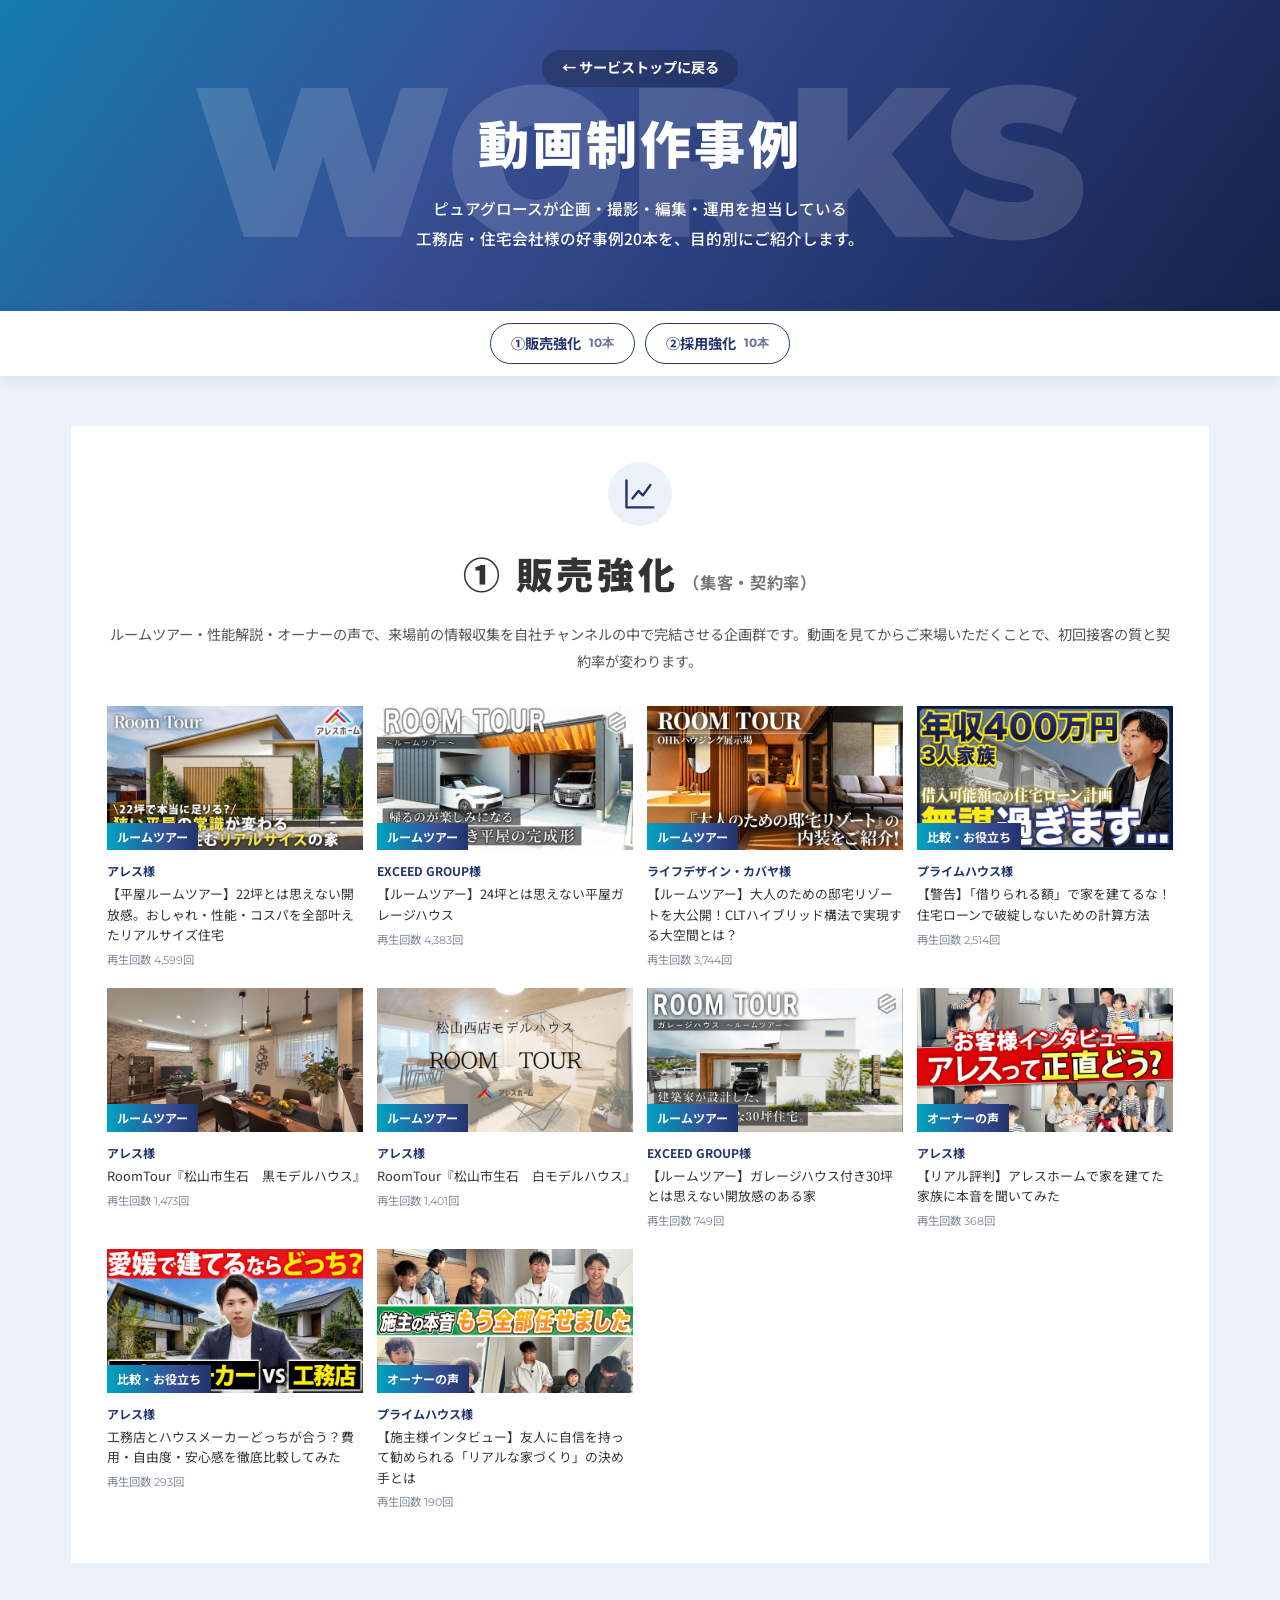
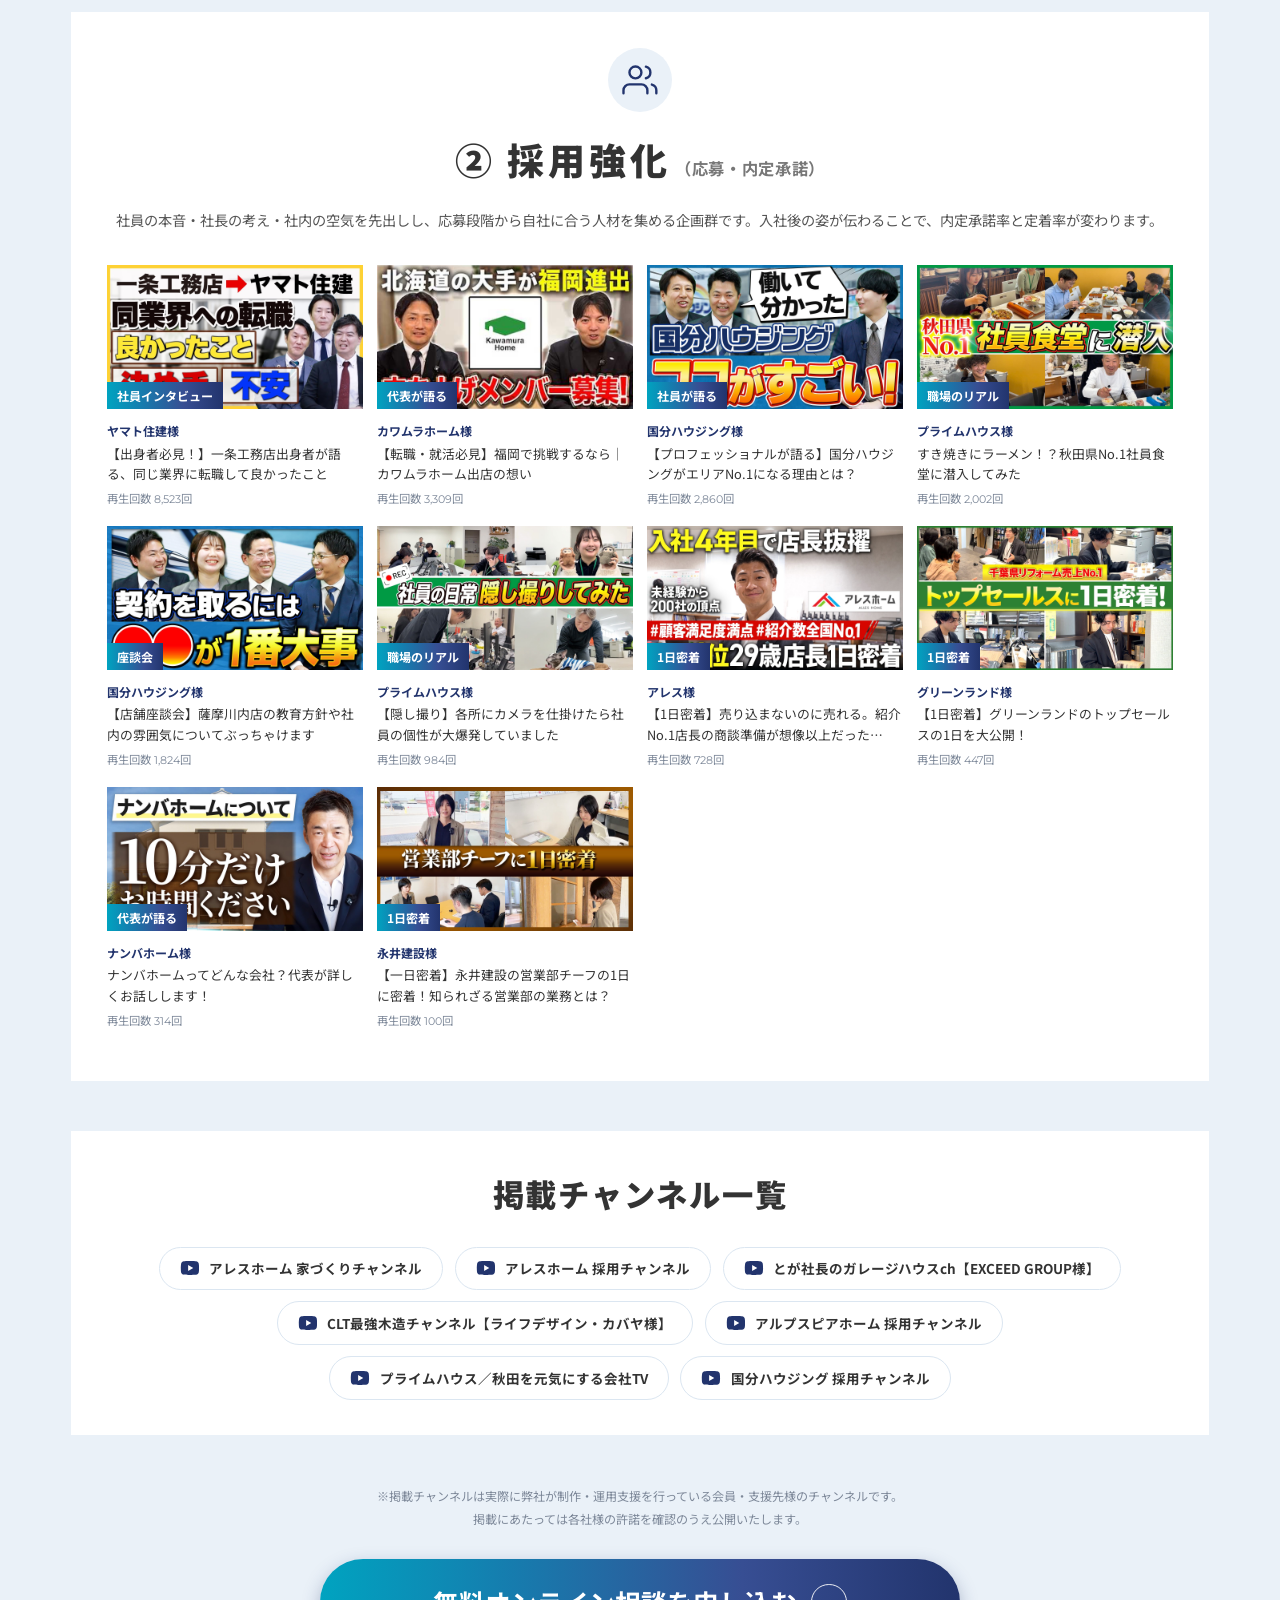
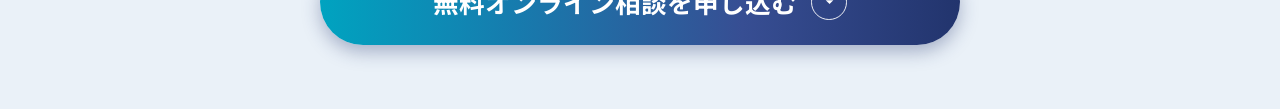
<file: works.html>
<!doctype html>
<html lang="ja">
<head>
<meta charset="utf-8">
<meta name="viewport" content="width=device-width, initial-scale=1">
<title>動画制作事例一覧｜工務店のYouTube制作サービス｜ピュアグロース</title>
<meta name="description" content="ピュアグロースが企画・撮影・編集・運用を担当している工務店・住宅会社のYouTube動画事例を、集客UP／採用強化／営業密着の3カテゴリでまとめて掲載しています。">
<link rel="preconnect" href="https://fonts.googleapis.com">
<link rel="preconnect" href="https://fonts.gstatic.com" crossorigin>
<link href="https://fonts.googleapis.com/css2?family=Noto+Sans+JP:wght@400;500;700;900&family=Montserrat:wght@800;900&display=swap" rel="stylesheet">
<style>
:root{
  --s:min(1px,calc(100vw / 1800));
  /* PGロゴから実測した配色（#00a3c0→#167cae→#374e93→#22346d） */
  --pg-cyan:#00a3c0;--pg-blue:#167cae;--pg-mid:#374e93;--pg-navy:#22346d;
  --grad:linear-gradient(115deg,#00a3c0 0%,#167cae 26%,#374e93 62%,#22346d 100%);
  --grad-h:linear-gradient(90deg,#00a3c0 0%,#167cae 30%,#374e93 66%,#22346d 100%);
  --grad-deep:linear-gradient(125deg,#167cae 0%,#374e93 38%,#22346d 74%,#16224a 100%);
  --red:#22346d;--red-deep:#16224a;--accent:#00a3c0;
  --dark:#333;--ink:#22283a;--pink:#eaf1f8;--gray:#eef1f5;
}
*{margin:0;padding:0;box-sizing:border-box}
html{scroll-behavior:smooth}
body{font-family:"Noto Sans JP",sans-serif;color:var(--dark);background:var(--pink);line-height:1.8;overflow-x:hidden}
img{display:block;max-width:100%}
a{color:inherit;text-decoration:none}

.whead{background:var(--grad-deep);color:#fff;text-align:center;padding:calc(70 * var(--s)) 0 calc(80 * var(--s));position:relative;overflow:hidden}
.whead::before{content:"WORKS";position:absolute;left:50%;top:52%;transform:translate(-50%,-50%);
  font-family:Montserrat,sans-serif;font-weight:900;font-size:calc(300 * var(--s));color:rgba(255,255,255,.14);white-space:nowrap;line-height:1}
.whead .back{position:relative;display:inline-flex;align-items:center;gap:.6em;font-size:max(11px,calc(20 * var(--s)));font-weight:700;
  background:rgba(0,0,0,.22);border-radius:100px;padding:.4em 1.4em;margin-bottom:calc(30 * var(--s));transition:background .25s ease}
.whead .back:hover{background:rgba(0,0,0,.4)}
.whead h1{position:relative;font-size:max(24px,calc(72 * var(--s)));font-weight:900;letter-spacing:.06em;line-height:1.35}
.whead p{position:relative;margin-top:calc(24 * var(--s));font-size:max(11px,calc(22 * var(--s)));font-weight:500;line-height:1.9}

.wnav{position:sticky;top:0;z-index:10;background:rgba(255,255,255,.96);box-shadow:0 2px 14px rgba(34,52,109,.1);
  display:flex;justify-content:center;flex-wrap:wrap;gap:calc(14 * var(--s));padding:calc(18 * var(--s)) 4%}
.wnav a{display:inline-flex;align-items:center;gap:.6em;border:1px solid var(--red);color:var(--red);border-radius:100px;
  padding:calc(9 * var(--s)) calc(28 * var(--s));font-size:max(11px,calc(20 * var(--s)));font-weight:700;transition:all .25s ease}
.wnav a span{font-family:Montserrat,sans-serif;font-size:.82em;opacity:.7}
.wnav a:hover{background:var(--red);color:#fff}
.wnav a:hover span{opacity:.9}

.wsec{padding:calc(70 * var(--s)) 0 0}
.wcard{width:calc(1600 * var(--s));margin:0 auto;background:#fff;padding:calc(50 * var(--s)) calc(50 * var(--s)) calc(70 * var(--s))}
.wcard-head{text-align:center;margin-bottom:calc(20 * var(--s))}
.wcard-icon{width:calc(90 * var(--s));height:calc(90 * var(--s));border-radius:50%;background:var(--pink);
  display:flex;align-items:center;justify-content:center;margin:0 auto calc(20 * var(--s))}
.wcard-icon svg{width:56%;stroke:var(--red);fill:none;stroke-width:1.6;stroke-linecap:round;stroke-linejoin:round}
.wcard-head h3{font-size:max(19px,calc(52 * var(--s)));font-weight:900;letter-spacing:.1em}
.wcard-head h3 .wsub{font-size:.44em;letter-spacing:.04em;font-weight:700;color:#777;margin-left:.3em}
.wviews{margin-top:calc(6 * var(--s));font-size:max(9px,calc(16 * var(--s)));color:#7d8899;font-family:Montserrat,"Noto Sans JP",sans-serif}
.wsec-lead{text-align:center;font-size:max(11px,calc(20 * var(--s)));line-height:1.9;color:#555;margin-bottom:calc(44 * var(--s))}
.wrow{display:grid;grid-template-columns:repeat(4,1fr);gap:calc(24 * var(--s)) calc(20 * var(--s))}
.wcard-item{display:block}
.wthumb{position:relative;aspect-ratio:16/9;overflow:hidden;background:#111}
.wthumb img{width:100%;height:100%;object-fit:cover;transition:transform .6s ease}
/* サムネイルのホバー拡大は無効化 */
.wcard-item:hover .wthumb img{transform:none}
.wthumb .play{position:absolute;left:50%;top:50%;transform:translate(-50%,-50%) scale(.85);width:22%;aspect-ratio:16/11;
  border-radius:calc(8 * var(--s));background:rgba(34,52,109,.94);display:flex;align-items:center;justify-content:center;
  opacity:0;transition:opacity .3s ease,transform .3s ease}
.wthumb .play svg{width:34%;fill:#fff}
.wcard-item:hover .wthumb .play{opacity:1;transform:translate(-50%,-50%) scale(1)}
.wthumb .tag{position:absolute;left:0;bottom:0;background:var(--grad-h);color:#fff;font-size:max(9px,calc(17 * var(--s)));
  font-weight:700;padding:calc(4 * var(--s)) calc(14 * var(--s))}
.wcap{margin-top:calc(16 * var(--s));font-size:max(10px,calc(18 * var(--s)));line-height:1.6}
.wcap b{display:block;color:var(--red);font-size:.94em;margin-bottom:.3em}

.wch{width:calc(1600 * var(--s));margin:calc(70 * var(--s)) auto 0;background:#fff;padding:calc(50 * var(--s))}
.wch h2{text-align:center;font-size:max(17px,calc(44 * var(--s)));font-weight:900;letter-spacing:.06em;margin-bottom:calc(34 * var(--s))}
.wch .list{display:flex;flex-wrap:wrap;justify-content:center;gap:calc(16 * var(--s))}
.ch-link{display:inline-flex;align-items:center;gap:calc(14 * var(--s));border:1px solid #dbe6f1;border-radius:100px;
  padding:calc(12 * var(--s)) calc(28 * var(--s));font-size:max(10px,calc(19 * var(--s)));font-weight:700;transition:all .25s ease}
.ch-link svg{width:calc(28 * var(--s));min-width:16px;flex:none;fill:var(--red)}
.ch-link:hover{border-color:var(--red);color:var(--red);transform:translateY(-2px);box-shadow:0 8px 18px rgba(34,52,109,.14)}

.wfoot{text-align:center;padding:calc(70 * var(--s)) 4% calc(90 * var(--s))}
.wfoot .note{font-size:max(9px,calc(17 * var(--s)));color:#7d8899;line-height:1.9;margin-bottom:calc(40 * var(--s))}
.btn{display:inline-flex;align-items:center;justify-content:center;gap:calc(20 * var(--s));background:var(--grad-h);color:#fff;
  font-weight:700;border-radius:100px;min-height:calc(120 * var(--s));width:calc(900 * var(--s));max-width:94%;
  font-size:max(14px,calc(36 * var(--s)));box-shadow:0 calc(10 * var(--s)) calc(26 * var(--s)) rgba(34,52,109,.34);
  transition:transform .25s ease,filter .25s ease}
.btn:hover{transform:translateY(-3px);filter:saturate(1.15) brightness(.94)}
.btn .arw{width:calc(50 * var(--s));height:calc(50 * var(--s));min-width:22px;min-height:22px;border-radius:50%;
  border:1px solid rgba(255,255,255,.9);display:flex;align-items:center;justify-content:center;flex:none}
.btn .arw svg{width:45%;fill:#fff}

@media (max-width:900px){
  :root{--s:calc(100vw / 900)}
  .wcard,.wch{width:94%;padding:calc(40 * var(--s)) 4% calc(60 * var(--s))}
  /* スマホは1行1動画・タイトルは1行 */
  .wrow{grid-template-columns:minmax(0,1fr);gap:calc(34 * var(--s))}
  .wcard-item{min-width:0}
  .wcap{white-space:nowrap;overflow:hidden;text-overflow:ellipsis}
  .wcap b{white-space:nowrap;overflow:hidden;text-overflow:ellipsis}
  .wnav{gap:calc(12 * var(--s));padding:calc(20 * var(--s)) 3%}
}
</style>
</head>
<body>

<header class="whead">
  <a class="back" href="index.html">← サービストップに戻る</a>
  <h1>動画制作事例</h1>
  <p>ピュアグロースが企画・撮影・編集・運用を担当している<br>
  工務店・住宅会社様の好事例20本を、目的別にご紹介します。</p>
</header>

<nav class="wnav">
      <a href="#hanbai">①販売強化<span>10本</span></a>
      <a href="#saiyo">②採用強化<span>10本</span></a>
</nav>

  <section class="wsec" id="hanbai">
    <div class="wcard">
      <div class="wcard-head">
        <div class="wcard-icon"><svg viewBox="0 0 24 24"><path d="M3 3v18h18"/><path d="M7 15l4-5 3 3 5-7"/></svg></div>
        <h3>① 販売強化<span class="wsub">（集客・契約率）</span></h3>
      </div>
      <p class="wsec-lead">ルームツアー・性能解説・オーナーの声で、来場前の情報収集を自社チャンネルの中で完結させる企画群です。動画を見てからご来場いただくことで、初回接客の質と契約率が変わります。</p>
      <div class="wrow">
        <a class="wcard-item" href="https://youtu.be/ZUQnwvF-oWA" target="_blank" rel="noopener">
          <div class="wthumb"><img src="img/thumbs/ZUQnwvF-oWA.jpg" alt="" loading="lazy"><span class="play"><svg viewBox="0 0 24 24"><path d="M8 5v14l11-7z"/></svg></span><span class="tag">ルームツアー</span></div>
          <p class="wcap"><b>アレス様</b>【平屋ルームツアー】22坪とは思えない開放感。おしゃれ・性能・コスパを全部叶えたリアルサイズ住宅</p>
          <p class="wviews">再生回数 4,599回</p>
        </a>
        <a class="wcard-item" href="https://youtu.be/eKiPXKBdZ7s" target="_blank" rel="noopener">
          <div class="wthumb"><img src="img/thumbs/eKiPXKBdZ7s.jpg" alt="" loading="lazy"><span class="play"><svg viewBox="0 0 24 24"><path d="M8 5v14l11-7z"/></svg></span><span class="tag">ルームツアー</span></div>
          <p class="wcap"><b>EXCEED GROUP様</b>【ルームツアー】24坪とは思えない平屋ガレージハウス</p>
          <p class="wviews">再生回数 4,383回</p>
        </a>
        <a class="wcard-item" href="https://youtu.be/NE1aCiTyG7U" target="_blank" rel="noopener">
          <div class="wthumb"><img src="img/thumbs/NE1aCiTyG7U.jpg" alt="" loading="lazy"><span class="play"><svg viewBox="0 0 24 24"><path d="M8 5v14l11-7z"/></svg></span><span class="tag">ルームツアー</span></div>
          <p class="wcap"><b>ライフデザイン・カバヤ様</b>【ルームツアー】大人のための邸宅リゾートを大公開！CLTハイブリッド構法で実現する大空間とは？</p>
          <p class="wviews">再生回数 3,744回</p>
        </a>
        <a class="wcard-item" href="https://youtu.be/60RAlRoSGFc" target="_blank" rel="noopener">
          <div class="wthumb"><img src="img/thumbs/60RAlRoSGFc.jpg" alt="" loading="lazy"><span class="play"><svg viewBox="0 0 24 24"><path d="M8 5v14l11-7z"/></svg></span><span class="tag">比較・お役立ち</span></div>
          <p class="wcap"><b>プライムハウス様</b>【警告】「借りられる額」で家を建てるな！住宅ローンで破綻しないための計算方法</p>
          <p class="wviews">再生回数 2,514回</p>
        </a>
        <a class="wcard-item" href="https://youtu.be/pd5O7wkJxxg" target="_blank" rel="noopener">
          <div class="wthumb"><img src="img/thumbs/pd5O7wkJxxg.jpg" alt="" loading="lazy"><span class="play"><svg viewBox="0 0 24 24"><path d="M8 5v14l11-7z"/></svg></span><span class="tag">ルームツアー</span></div>
          <p class="wcap"><b>アレス様</b>RoomTour『松山市生石　黒モデルハウス』</p>
          <p class="wviews">再生回数 1,473回</p>
        </a>
        <a class="wcard-item" href="https://youtu.be/f40ep_zpSQM" target="_blank" rel="noopener">
          <div class="wthumb"><img src="img/thumbs/f40ep_zpSQM.jpg" alt="" loading="lazy"><span class="play"><svg viewBox="0 0 24 24"><path d="M8 5v14l11-7z"/></svg></span><span class="tag">ルームツアー</span></div>
          <p class="wcap"><b>アレス様</b>RoomTour『松山市生石　白モデルハウス』</p>
          <p class="wviews">再生回数 1,401回</p>
        </a>
        <a class="wcard-item" href="https://youtu.be/NmkG3WrRkms" target="_blank" rel="noopener">
          <div class="wthumb"><img src="img/thumbs/NmkG3WrRkms.jpg" alt="" loading="lazy"><span class="play"><svg viewBox="0 0 24 24"><path d="M8 5v14l11-7z"/></svg></span><span class="tag">ルームツアー</span></div>
          <p class="wcap"><b>EXCEED GROUP様</b>【ルームツアー】ガレージハウス付き30坪とは思えない開放感のある家</p>
          <p class="wviews">再生回数 749回</p>
        </a>
        <a class="wcard-item" href="https://youtu.be/SLVGaHtoztc" target="_blank" rel="noopener">
          <div class="wthumb"><img src="img/thumbs/SLVGaHtoztc.jpg" alt="" loading="lazy"><span class="play"><svg viewBox="0 0 24 24"><path d="M8 5v14l11-7z"/></svg></span><span class="tag">オーナーの声</span></div>
          <p class="wcap"><b>アレス様</b>【リアル評判】アレスホームで家を建てた家族に本音を聞いてみた</p>
          <p class="wviews">再生回数 368回</p>
        </a>
        <a class="wcard-item" href="https://youtu.be/TpRP-VSf0uw" target="_blank" rel="noopener">
          <div class="wthumb"><img src="img/thumbs/TpRP-VSf0uw.jpg" alt="" loading="lazy"><span class="play"><svg viewBox="0 0 24 24"><path d="M8 5v14l11-7z"/></svg></span><span class="tag">比較・お役立ち</span></div>
          <p class="wcap"><b>アレス様</b>工務店とハウスメーカーどっちが合う？費用・自由度・安心感を徹底比較してみた</p>
          <p class="wviews">再生回数 293回</p>
        </a>
        <a class="wcard-item" href="https://youtu.be/H-d5ezT5K1c" target="_blank" rel="noopener">
          <div class="wthumb"><img src="img/thumbs/H-d5ezT5K1c.jpg" alt="" loading="lazy"><span class="play"><svg viewBox="0 0 24 24"><path d="M8 5v14l11-7z"/></svg></span><span class="tag">オーナーの声</span></div>
          <p class="wcap"><b>プライムハウス様</b>【施主様インタビュー】友人に自信を持って勧められる「リアルな家づくり」の決め手とは</p>
          <p class="wviews">再生回数 190回</p>
        </a>
      </div>
    </div>
  </section>
  <section class="wsec" id="saiyo">
    <div class="wcard">
      <div class="wcard-head">
        <div class="wcard-icon"><svg viewBox="0 0 24 24"><path d="M17 21v-2a4 4 0 0 0-4-4H5a4 4 0 0 0-4 4v2"/><circle cx="9" cy="7" r="4"/><path d="M23 21v-2a4 4 0 0 0-3-3.87M16 3.13a4 4 0 0 1 0 7.75"/></svg></div>
        <h3>② 採用強化<span class="wsub">（応募・内定承諾）</span></h3>
      </div>
      <p class="wsec-lead">社員の本音・社長の考え・社内の空気を先出しし、応募段階から自社に合う人材を集める企画群です。入社後の姿が伝わることで、内定承諾率と定着率が変わります。</p>
      <div class="wrow">
        <a class="wcard-item" href="https://youtu.be/dzcDsUXBI14" target="_blank" rel="noopener">
          <div class="wthumb"><img src="img/thumbs/dzcDsUXBI14.jpg" alt="" loading="lazy"><span class="play"><svg viewBox="0 0 24 24"><path d="M8 5v14l11-7z"/></svg></span><span class="tag">社員インタビュー</span></div>
          <p class="wcap"><b>ヤマト住建様</b>【出身者必見！】一条工務店出身者が語る、同じ業界に転職して良かったこと</p>
          <p class="wviews">再生回数 8,523回</p>
        </a>
        <a class="wcard-item" href="https://youtu.be/0_UJyfu8Bzs" target="_blank" rel="noopener">
          <div class="wthumb"><img src="img/thumbs/0_UJyfu8Bzs.jpg" alt="" loading="lazy"><span class="play"><svg viewBox="0 0 24 24"><path d="M8 5v14l11-7z"/></svg></span><span class="tag">代表が語る</span></div>
          <p class="wcap"><b>カワムラホーム様</b>【転職・就活必見】福岡で挑戦するなら｜カワムラホーム出店の想い</p>
          <p class="wviews">再生回数 3,309回</p>
        </a>
        <a class="wcard-item" href="https://youtu.be/3jOoyLUw-P4" target="_blank" rel="noopener">
          <div class="wthumb"><img src="img/thumbs/3jOoyLUw-P4.jpg" alt="" loading="lazy"><span class="play"><svg viewBox="0 0 24 24"><path d="M8 5v14l11-7z"/></svg></span><span class="tag">社員が語る</span></div>
          <p class="wcap"><b>国分ハウジング様</b>【プロフェッショナルが語る】国分ハウジングがエリアNo.1になる理由とは？</p>
          <p class="wviews">再生回数 2,860回</p>
        </a>
        <a class="wcard-item" href="https://youtu.be/xjcvKeC-TBs" target="_blank" rel="noopener">
          <div class="wthumb"><img src="img/thumbs/xjcvKeC-TBs.jpg" alt="" loading="lazy"><span class="play"><svg viewBox="0 0 24 24"><path d="M8 5v14l11-7z"/></svg></span><span class="tag">職場のリアル</span></div>
          <p class="wcap"><b>プライムハウス様</b>すき焼きにラーメン！？秋田県No.1社員食堂に潜入してみた</p>
          <p class="wviews">再生回数 2,002回</p>
        </a>
        <a class="wcard-item" href="https://youtu.be/VNe-xYMw3rI" target="_blank" rel="noopener">
          <div class="wthumb"><img src="img/thumbs/VNe-xYMw3rI.jpg" alt="" loading="lazy"><span class="play"><svg viewBox="0 0 24 24"><path d="M8 5v14l11-7z"/></svg></span><span class="tag">座談会</span></div>
          <p class="wcap"><b>国分ハウジング様</b>【店舗座談会】薩摩川内店の教育方針や社内の雰囲気についてぶっちゃけます</p>
          <p class="wviews">再生回数 1,824回</p>
        </a>
        <a class="wcard-item" href="https://youtu.be/GoKrzgLTpOY" target="_blank" rel="noopener">
          <div class="wthumb"><img src="img/thumbs/GoKrzgLTpOY.jpg" alt="" loading="lazy"><span class="play"><svg viewBox="0 0 24 24"><path d="M8 5v14l11-7z"/></svg></span><span class="tag">職場のリアル</span></div>
          <p class="wcap"><b>プライムハウス様</b>【隠し撮り】各所にカメラを仕掛けたら社員の個性が大爆発していました</p>
          <p class="wviews">再生回数 984回</p>
        </a>
        <a class="wcard-item" href="https://youtu.be/j1yWEb0Yntc" target="_blank" rel="noopener">
          <div class="wthumb"><img src="img/thumbs/j1yWEb0Yntc.jpg" alt="" loading="lazy"><span class="play"><svg viewBox="0 0 24 24"><path d="M8 5v14l11-7z"/></svg></span><span class="tag">1日密着</span></div>
          <p class="wcap"><b>アレス様</b>【1日密着】売り込まないのに売れる。紹介No.1店長の商談準備が想像以上だった…</p>
          <p class="wviews">再生回数 728回</p>
        </a>
        <a class="wcard-item" href="https://youtu.be/27rnYxUgbJE" target="_blank" rel="noopener">
          <div class="wthumb"><img src="img/thumbs/27rnYxUgbJE.jpg" alt="" loading="lazy"><span class="play"><svg viewBox="0 0 24 24"><path d="M8 5v14l11-7z"/></svg></span><span class="tag">1日密着</span></div>
          <p class="wcap"><b>グリーンランド様</b>【1日密着】グリーンランドのトップセールスの1日を大公開！</p>
          <p class="wviews">再生回数 447回</p>
        </a>
        <a class="wcard-item" href="https://youtu.be/xtrgaIoNl_4" target="_blank" rel="noopener">
          <div class="wthumb"><img src="img/thumbs/xtrgaIoNl_4.jpg" alt="" loading="lazy"><span class="play"><svg viewBox="0 0 24 24"><path d="M8 5v14l11-7z"/></svg></span><span class="tag">代表が語る</span></div>
          <p class="wcap"><b>ナンバホーム様</b>ナンバホームってどんな会社？代表が詳しくお話しします！</p>
          <p class="wviews">再生回数 314回</p>
        </a>
        <a class="wcard-item" href="https://youtu.be/qDa2yPMakdA" target="_blank" rel="noopener">
          <div class="wthumb"><img src="img/thumbs/qDa2yPMakdA.jpg" alt="" loading="lazy"><span class="play"><svg viewBox="0 0 24 24"><path d="M8 5v14l11-7z"/></svg></span><span class="tag">1日密着</span></div>
          <p class="wcap"><b>永井建設様</b>【一日密着】永井建設の営業部チーフの1日に密着！知られざる営業部の業務とは？</p>
          <p class="wviews">再生回数 100回</p>
        </a>
      </div>
    </div>
  </section>
<section class="wch">
  <h2>掲載チャンネル一覧</h2>
  <div class="list">
      <a class="ch-link" href="https://www.youtube.com/channel/UCduoeOi1okEHipZgdbMyEJA" target="_blank" rel="noopener"><svg viewBox="0 0 24 24"><path d="M23 12s0-3.9-.5-5.8c-.3-1-1.1-1.8-2.1-2.1C18.5 3.6 12 3.6 12 3.6s-6.5 0-8.4.5c-1 .3-1.8 1.1-2.1 2.1C1 8.1 1 12 1 12s0 3.9.5 5.8c.3 1 1.1 1.8 2.1 2.1 1.9.5 8.4.5 8.4.5s6.5 0 8.4-.5c1-.3 1.8-1.1 2.1-2.1.5-1.9.5-5.8.5-5.8zM9.8 15.6V8.4l6.2 3.6-6.2 3.6z"/></svg>アレスホーム 家づくりチャンネル</a>
      <a class="ch-link" href="https://www.youtube.com/@alles-home" target="_blank" rel="noopener"><svg viewBox="0 0 24 24"><path d="M23 12s0-3.9-.5-5.8c-.3-1-1.1-1.8-2.1-2.1C18.5 3.6 12 3.6 12 3.6s-6.5 0-8.4.5c-1 .3-1.8 1.1-2.1 2.1C1 8.1 1 12 1 12s0 3.9.5 5.8c.3 1 1.1 1.8 2.1 2.1 1.9.5 8.4.5 8.4.5s6.5 0 8.4-.5c1-.3 1.8-1.1 2.1-2.1.5-1.9.5-5.8.5-5.8zM9.8 15.6V8.4l6.2 3.6-6.2 3.6z"/></svg>アレスホーム 採用チャンネル</a>
      <a class="ch-link" href="https://www.youtube.com/@%E3%81%A8%E3%81%8C%E7%A4%BE%E9%95%B7%E3%81%AE%E3%82%AC%E3%83%AC%E3%83%BC%E3%82%B8%E3%83%8F%E3%82%A6%E3%82%B9ch" target="_blank" rel="noopener"><svg viewBox="0 0 24 24"><path d="M23 12s0-3.9-.5-5.8c-.3-1-1.1-1.8-2.1-2.1C18.5 3.6 12 3.6 12 3.6s-6.5 0-8.4.5c-1 .3-1.8 1.1-2.1 2.1C1 8.1 1 12 1 12s0 3.9.5 5.8c.3 1 1.1 1.8 2.1 2.1 1.9.5 8.4.5 8.4.5s6.5 0 8.4-.5c1-.3 1.8-1.1 2.1-2.1.5-1.9.5-5.8.5-5.8zM9.8 15.6V8.4l6.2 3.6-6.2 3.6z"/></svg>とが社長のガレージハウスch【EXCEED GROUP様】</a>
      <a class="ch-link" href="https://www.youtube.com/@GRANDNESTA" target="_blank" rel="noopener"><svg viewBox="0 0 24 24"><path d="M23 12s0-3.9-.5-5.8c-.3-1-1.1-1.8-2.1-2.1C18.5 3.6 12 3.6 12 3.6s-6.5 0-8.4.5c-1 .3-1.8 1.1-2.1 2.1C1 8.1 1 12 1 12s0 3.9.5 5.8c.3 1 1.1 1.8 2.1 2.1 1.9.5 8.4.5 8.4.5s6.5 0 8.4-.5c1-.3 1.8-1.1 2.1-2.1.5-1.9.5-5.8.5-5.8zM9.8 15.6V8.4l6.2 3.6-6.2 3.6z"/></svg>CLT最強木造チャンネル【ライフデザイン・カバヤ様】</a>
      <a class="ch-link" href="https://www.youtube.com/@%E3%82%A2%E3%83%AB%E3%83%97%E3%82%B9%E3%83%94%E3%82%A2%E3%83%9B%E3%83%BC%E3%83%A0%E5%85%AC%E5%BC%8F%E3%83%81%E3%83%A3%E3%83%B3%E3%83%8D%E3%83%AB" target="_blank" rel="noopener"><svg viewBox="0 0 24 24"><path d="M23 12s0-3.9-.5-5.8c-.3-1-1.1-1.8-2.1-2.1C18.5 3.6 12 3.6 12 3.6s-6.5 0-8.4.5c-1 .3-1.8 1.1-2.1 2.1C1 8.1 1 12 1 12s0 3.9.5 5.8c.3 1 1.1 1.8 2.1 2.1 1.9.5 8.4.5 8.4.5s6.5 0 8.4-.5c1-.3 1.8-1.1 2.1-2.1.5-1.9.5-5.8.5-5.8zM9.8 15.6V8.4l6.2 3.6-6.2 3.6z"/></svg>アルプスピアホーム 採用チャンネル</a>
      <a class="ch-link" href="https://www.youtube.com/@akita.genkitv" target="_blank" rel="noopener"><svg viewBox="0 0 24 24"><path d="M23 12s0-3.9-.5-5.8c-.3-1-1.1-1.8-2.1-2.1C18.5 3.6 12 3.6 12 3.6s-6.5 0-8.4.5c-1 .3-1.8 1.1-2.1 2.1C1 8.1 1 12 1 12s0 3.9.5 5.8c.3 1 1.1 1.8 2.1 2.1 1.9.5 8.4.5 8.4.5s6.5 0 8.4-.5c1-.3 1.8-1.1 2.1-2.1.5-1.9.5-5.8.5-5.8zM9.8 15.6V8.4l6.2 3.6-6.2 3.6z"/></svg>プライムハウス／秋田を元気にする会社TV</a>
      <a class="ch-link" href="https://www.youtube.com/@khg-recruit" target="_blank" rel="noopener"><svg viewBox="0 0 24 24"><path d="M23 12s0-3.9-.5-5.8c-.3-1-1.1-1.8-2.1-2.1C18.5 3.6 12 3.6 12 3.6s-6.5 0-8.4.5c-1 .3-1.8 1.1-2.1 2.1C1 8.1 1 12 1 12s0 3.9.5 5.8c.3 1 1.1 1.8 2.1 2.1 1.9.5 8.4.5 8.4.5s6.5 0 8.4-.5c1-.3 1.8-1.1 2.1-2.1.5-1.9.5-5.8.5-5.8zM9.8 15.6V8.4l6.2 3.6-6.2 3.6z"/></svg>国分ハウジング 採用チャンネル</a>
  </div>
</section>

<div class="wfoot">
  <p class="note">※掲載チャンネルは実際に弊社が制作・運用支援を行っている会員・支援先様のチャンネルです。<br>
  掲載にあたっては各社様の許諾を確認のうえ公開いたします。</p>
  <a class="btn" href="index.html#contact">無料オンライン相談を申し込む<span class="arw"><svg viewBox="0 0 24 24"><path d="M12 16l-6-6h12z"/></svg></span></a>
</div>

</body>
</html>
</file>
<file: css/style.css>
/* =========================================================
   元デザイン（1800px幅モック）の実測値をそのままCSSへ落とし込む。
   --s = 1px相当のスケール。calc(実測px * var(--s)) で比率を固定する。
   ========================================================= */
:root{
  --s:min(1px,calc(100vw / 1800));
  /* ---- PGロゴから実測した配色（左のターコイズ→右の濃紺） ----
     #00a3c0 → #167cae → #374e93 → #22346d を単色にもグラデにも使う */
  --pg-cyan:#00a3c0;
  --pg-blue:#167cae;
  --pg-mid:#374e93;
  --pg-navy:#22346d;
  --pg-navy-deep:#16224a;
  /* ロゴのグラデーション（面に使う） */
  /* 面に使うグラデの左端は、白文字のコントラストを確保するため
     ロゴのターコイズ(#00a3c0)より一段締めた #0b8ea6 から始める */
  --grad:linear-gradient(115deg,#0b8ea6 0%,#167cae 26%,#374e93 62%,#22346d 100%);
  --grad-h:linear-gradient(90deg,#0b8ea6 0%,#167cae 30%,#374e93 66%,#22346d 100%);
  --grad-deep:linear-gradient(125deg,#2b6f9e 0%,#374e93 32%,#22346d 70%,#16224a 100%);
  --red:#22346d;        /* 基調の単色＝ロゴ右端の濃紺 */
  --red2:#22346d;
  --red-deep:#16224a;   /* hover・深い紺 */
  --accent:#00a3c0;     /* ロゴ左端のターコイズ：効かせる場所だけ */
  --accent-lt:#4fd6e6;  /* 濃紺の面に文字を乗せる時の明るいターコイズ */
  --dark:#333333;
  --ink:#22283a;
  --pink:#eaf1f8;       /* 淡い紺の面 */
  --navy:#22346d;
  --gray:#eef1f5;
  --gold:#f4d786;
  --gold-y:#38c6dd;   /* FVキャッチ・バナーの強調（ロゴのターコイズ寄り） */
}
*{margin:0;padding:0;box-sizing:border-box}
html{scroll-behavior:smooth;overflow-x:hidden}
body{
  font-family:"Noto Sans JP","Hiragino Kaku Gothic ProN","Yu Gothic",Meiryo,sans-serif;color:var(--dark);background:#fff;
  -webkit-font-smoothing:antialiased;line-height:1.8;overflow-x:hidden;
}
img{display:block;max-width:100%}
a{color:inherit;text-decoration:none}
button{font-family:inherit}
.sec{max-width:1800px;margin:0 auto;position:relative}
/* アンカーで飛んだときに見出しが画面上端に貼り付かないようにする */
section[id]{scroll-margin-top:calc(24 * var(--s))}
.wrap{width:calc(1600 * var(--s));margin:0 auto}
.wrap-n{width:calc(1200 * var(--s));margin:0 auto}
.en{font-family:"Trebuchet MS",Verdana,sans-serif;font-weight:800;letter-spacing:.2em}
.hl{background:var(--red);color:#fff;padding:.04em .22em}
.hl-dark{background:var(--ink);color:#fff;padding:.04em .22em}
.mark{color:var(--red)}
/* 濃い面の上ではターコイズを使って可読性を確保する */
.trouble .mark,.about .mark,.offer .mark,.hero-copy .yt,
.reason-title h2 em,.rcard .hl-dark .mark,.repeat-band .mark{color:var(--accent-lt)}
/* 白いカード本文の強調はロゴの濃紺＋ターコイズの下線で（ターコイズ文字は白地で薄い） */
.rcard p .mark{color:var(--pg-navy);font-weight:900;border-bottom:calc(3 * var(--s)) solid var(--pg-cyan);padding-bottom:.06em}

/* 見出し（ゴースト英字＋日本語） */
.sec-head{position:relative;text-align:center}
.sec-head .ghost{
  position:absolute;left:50%;top:50%;transform:translate(-50%,-50%);
  font-family:"Trebuchet MS",Verdana,sans-serif;font-weight:900;white-space:nowrap;line-height:1;
  font-size:max(74px,calc(230 * var(--s)));pointer-events:none;z-index:0;
}
.sec-head h2{position:relative;z-index:1;font-size:max(23px,calc(64 * var(--s)));font-weight:900;letter-spacing:.08em}

/* 赤いピルボタン */
.btn{
  display:inline-flex;align-items:center;justify-content:center;gap:calc(26 * var(--s));
  width:min(calc(1000 * var(--s)),92%);min-height:calc(150 * var(--s));
  background:var(--grad-h);color:#fff;font-weight:700;border-radius:100px;
  font-size:max(15px,calc(40 * var(--s)));letter-spacing:.04em;
  box-shadow:0 calc(10 * var(--s)) calc(26 * var(--s)) rgba(34,52,109,.34);
  transition:transform .25s ease,background .25s ease,box-shadow .25s ease,filter .25s ease;
}
.btn:hover{transform:translateY(-3px);filter:saturate(1.15) brightness(.94)}
.btn .arw{
  width:calc(56 * var(--s));height:calc(56 * var(--s));border-radius:50%;
  border:calc(2 * var(--s)) solid rgba(255,255,255,.9);flex:none;
  display:flex;align-items:center;justify-content:center;
}
.btn .arw svg{width:45%;fill:#fff}

/* ============ FV（参考サイトの配置・サイズ感に合わせた構成） ============ */
.hero{
  overflow-x:clip;
  /* アウトライン文字を下のナビ帯に食い込ませるため、はみ出しを許可する
     （背景写真は .hero-bg 側で切る） */
  position:relative;max-width:1800px;margin:0 auto;overflow:visible;
  min-height:calc(1010 * var(--s));background:#1c1c1c;display:flex;flex-direction:column;
}
.hero-bg{position:absolute;inset:0;z-index:0;overflow:hidden}
.hero-bg img{width:100%;height:100%;object-fit:cover;object-position:50% 46%}
.hero-bg::after{
  content:"";position:absolute;inset:0;
  background:linear-gradient(100deg,rgba(14,14,14,.9) 0%,rgba(18,18,18,.72) 34%,rgba(18,18,18,.3) 58%,rgba(18,18,18,.5) 100%);
}


/* 上部バー */
.hero-top{display:flex;align-items:center;gap:calc(22 * var(--s));padding:calc(22 * var(--s)) calc(26 * var(--s)) 0}
.hero-top .logo{width:calc(306 * var(--s));min-width:120px}
.hero-top .zenkoku{
  border:1px solid rgba(255,255,255,.72);border-radius:4px;color:#fff;font-weight:700;
  font-size:max(9px,calc(20 * var(--s)));padding:calc(7 * var(--s)) calc(18 * var(--s));white-space:nowrap;
}
.hero-banner{
  margin-left:auto;display:flex;align-items:stretch;border:1px solid rgba(255,255,255,.25);
  white-space:nowrap;transition:transform .25s ease,box-shadow .25s ease;
}
.hero-banner:hover{transform:translateY(-2px);box-shadow:0 10px 22px rgba(0,0,0,.4)}
.hero-banner .bk{background:#1f1f1f;display:flex;align-items:center;padding:calc(8 * var(--s)) calc(18 * var(--s))}
.hero-banner .rd{background:var(--grad-h);display:flex;align-items:center;gap:calc(12 * var(--s));padding:calc(8 * var(--s)) calc(22 * var(--s))}
.hero-banner .t1{color:#fff;font-size:max(8px,calc(16 * var(--s)));font-weight:700;line-height:1.35;text-align:center}
.hero-banner .t1 em{display:block;font-style:normal;color:var(--gold-y);border-bottom:1px solid var(--gold-y)}
.hero-banner .t2{color:#fff;font-weight:900;font-size:max(11px,calc(28 * var(--s)))}
.hero-banner .t2 span{color:var(--gold-y)}
.hero-banner .t3{color:#fff;font-size:max(9px,calc(17 * var(--s)))}

.hero-top,.hero-main,.hero-nav{position:relative;z-index:2}
.hero-main{
  display:grid;grid-template-columns:minmax(0,1fr);align-items:start;
  row-gap:calc(24 * var(--s));padding:calc(54 * var(--s)) calc(42 * var(--s)) 0 calc(45 * var(--s));
}
.hero-left{min-width:0;max-width:100%}
.hero-copy{min-width:0;max-width:100%;font-weight:900;line-height:1.1;letter-spacing:.02em}
.hero-sub .br-sp{display:none}
.hero-sub{
  margin-top:calc(28 * var(--s));color:#fff;font-weight:700;
  font-size:max(11px,calc(28 * var(--s)));letter-spacing:.05em;
}
/* 成功事例集バナーはスマホFV専用（PCは右の常設レールがCTAを担う） */
.hero-case{display:none}

/* キャッチ（2行組み） */

/* 参考サイトの文字組み：1行目「工務店＋の」／2行目「YouTube制作（赤ベタ）＋なら」／3行目 社名 */
.hero-copy{--fv-y:#f5cb5c;--fv-r:linear-gradient(90deg,#179ab4 0%,#233369 100%)}
.hero-copy span{
  display:block;white-space:nowrap;letter-spacing:.03em;
  text-shadow:0 calc(6 * var(--s)) calc(20 * var(--s)) rgba(0,0,0,.5);
}
.hero-copy small{display:inline;color:#fff;letter-spacing:0}
.hero-copy .l1{color:var(--fv-y);font-size:clamp(28px,calc(132 * var(--s)),132px);line-height:1.18}
.hero-copy .l1 small{font-size:.56em;margin-left:.18em}
.hero-copy .l2{font-size:clamp(26px,calc(116 * var(--s)),116px);line-height:1.3;margin-top:.2em}
.hero-copy .l2 small{font-size:.62em;margin-left:.16em}
.hero-copy .box{display:inline;background:var(--fv-r);color:#fff;padding:.06em .14em;text-shadow:none}
.hero-copy .l3{color:var(--fv-y);font-size:clamp(26px,calc(116 * var(--s)),116px);line-height:1.24;margin-top:.2em}


/* 大きな YouTube アウトライン文字 */
.hero-outline{
  /* 文字の下端が下の青いナビ帯に接する位置（行送りで下に55pxはみ出す分を差し引いた値） */
  /* 画面幅いっぱいまで大きくし、下端をナビ帯に食い込ませる（参考サイトと同じ見せ方） */
  position:absolute;left:0;right:0;bottom:0;z-index:1;
  font-family:"Trebuchet MS",Verdana,sans-serif;font-weight:900;font-size:calc(520 * var(--s));line-height:.78;
  text-align:left;white-space:nowrap;
  transform:scaleX(.73);transform-origin:left bottom;
  color:transparent;letter-spacing:-.03em;pointer-events:none;
  -webkit-text-stroke:calc(3 * var(--s)) rgba(0,182,201,.9);
}
.hero-catch{
  /* 人物と同じ横位置・同じ幅の中央寄せにして、人物グループの真上に置く */
  position:absolute;left:calc(16 * var(--s));width:calc(548 * var(--s));bottom:calc(360 * var(--s));z-index:3;
  text-align:center;
  color:#fff;font-weight:900;font-size:max(13px,calc(40 * var(--s)));letter-spacing:.04em;white-space:nowrap;
  text-shadow:0 calc(4 * var(--s)) calc(16 * var(--s)) rgba(0,0,0,.55);
}
.hero-catch::before,.hero-catch::after{content:"／";display:inline-block;margin:0 .4em;color:#fff}
.hero-catch::before{transform:scaleX(-1)}
.hero-crew{
  /* 目標サイトと同じく、左下に配置。足元が次セクションに切れないよう少し持ち上げる */
  position:absolute;left:calc(40 * var(--s));bottom:0;z-index:3;
  display:flex;align-items:flex-end;
}
.hero-crew img{
  height:calc(330 * var(--s));width:auto;flex:none;
  filter:drop-shadow(0 calc(10 * var(--s)) calc(24 * var(--s)) rgba(0,0,0,.55));
}
.hero-crew .c1{margin-right:calc(-24 * var(--s))}
.hero-crew .c2{margin-right:calc(-20 * var(--s))}
/* PCではラッパーを透過（子のcatch/crewは従来どおり.hero基準の絶対配置） */
.hero-lower{display:contents}

/* 下部ナビ（2行×4列） */
.hero-nav{
  /* 目標サイトと同じ、左に人物のスペースを空けて右側に2行×4列で並べる */
  max-width:1800px;margin:0 auto;background:var(--grad-h);
  display:grid;grid-template-columns:repeat(4,max-content);justify-content:space-between;
  column-gap:calc(30 * var(--s));row-gap:calc(14 * var(--s));
  padding:calc(26 * var(--s)) calc(70 * var(--s)) calc(26 * var(--s)) calc(640 * var(--s));
}
.hero-nav a{
  color:#fff;font-weight:700;font-size:max(10px,calc(22 * var(--s)));letter-spacing:.01em;white-space:nowrap;
  display:flex;align-items:center;gap:.5em;transition:opacity .2s ease;
}
.hero-nav a::before{content:"▶";font-size:.6em;color:#fff}
.hero-nav a:hover{opacity:.7}


@media (max-width:900px){
  :root{--s:calc(100vw / 900)}
  /* FVは画面高から追従バー分を引いた高さ。帯のすぐ下にテーマ紹介が続き、無駄な空白を作らない */
  .hero{min-height:calc(100vh - 86px);min-height:calc(100svh - 86px)}
  .hero-bg img{object-position:50% 18%}
  .hero-top{flex-wrap:wrap;gap:calc(14 * var(--s));padding:calc(22 * var(--s)) 4% 0}
  .hero-top .logo{width:calc(260 * var(--s))}
  .hero-banner{display:none}
  /* コピー＋サブは通常フロー（z-index:2で背景の上）で最上部に。実績は下部の帯として絶対配置 */
  /* position:staticで帯の基準を .hero に戻す。z-index:6でhero-main内の帯(z5)を人物(hero-lower z3)より前面へ */
  .hero-main{position:static;z-index:6;grid-template-columns:1fr;padding:calc(150 * var(--s)) 4% 0;gap:0;flex:none}
  .hero-left{min-width:0;max-width:none}
  /* ②「YouTube制作なら」が画面幅に収まる上限が9.4vw */
  .hero-copy .l1{font-size:11vw}
  .hero-copy .l2{font-size:9.4vw}
  .hero-copy .l3{font-size:9.4vw}
  /* ③ サブコピーは文字を大きく */
  .hero-sub{margin-top:calc(26 * var(--s));font-size:calc(34 * var(--s));line-height:1.7}
  .hero-sub .br-sp{display:inline}
  .hero-sub .sp-dot{display:none}

  /* 成功事例集バナー：中間CTAの見せ方を踏襲しつつ、流れる画像を2段にして高さを圧縮 */
  .hero-case{display:block;position:absolute;left:0;right:0;bottom:0;z-index:5;background:#0d0d0d;overflow:hidden}
  .hc-link{display:block;position:relative}
  .hc-thumbs{display:flex;flex-direction:column;gap:2vw;padding:2.4vw 0;overflow:hidden}
  .hc-row{display:flex;width:max-content;align-items:center;animation:offerMarquee 44s linear infinite}
  .hc-row.r2{animation-duration:56s;animation-direction:reverse}
  .hc-row img{
    width:38vw;height:auto;max-width:none;aspect-ratio:16/9;object-fit:cover;flex:none;
    margin-right:2vw;border-radius:calc(4 * var(--s));opacity:.52;
  }
  .hc-cap{
    position:absolute;inset:0;z-index:2;display:flex;flex-direction:column;align-items:center;justify-content:center;
    gap:1.2vw;text-align:center;color:#fff;padding:2vw 4%;
    background:
      radial-gradient(62% 78% at 50% 50%,rgba(0,0,0,.94) 0%,rgba(0,0,0,.82) 55%,rgba(0,0,0,.45) 100%),
      linear-gradient(180deg,rgba(0,0,0,.6) 0%,rgba(0,0,0,.28) 35%,rgba(0,0,0,.28) 65%,rgba(0,0,0,.62) 100%);
    text-shadow:0 calc(2 * var(--s)) calc(16 * var(--s)) rgba(0,0,0,.85);
  }
  .hc-main{display:flex;align-items:center;justify-content:center;gap:1.6vw}
  .hc-main .laurel{width:8vw;height:auto;flex:none;opacity:.97}
  .hc-main .laurel.r{transform:scaleX(-1)}
  .hc-main .txt{font-weight:900;line-height:1.1}
  .hc-main .t1{display:block;font-size:3.8vw}
  .hc-main .t2{display:block;margin:.04em 0;font-size:10.4vw;color:var(--gold);letter-spacing:.02em;line-height:1}
  .hc-main .t3{display:block;font-size:3.6vw}
  .hc-go{
    display:inline-flex;align-items:center;gap:.4em;background:var(--accent-lt);color:var(--pg-navy);
    font-weight:800;font-size:calc(26 * var(--s));border-radius:100px;text-shadow:none;
    padding:calc(10 * var(--s)) calc(40 * var(--s));
  }
  .hc-go b{font-size:.85em}
  /* ④ 薄い「YouTube」アウトライン文字はスマホでは出さない */
  .hero-outline{display:none}
  /* キャッチ＋人物は絶対配置。下部の実績帯の上に立たせ、帯が人物の足元（切れ目）を覆う */
  .hero-lower{position:absolute;left:0;right:0;bottom:75px;z-index:3;
    display:flex;flex-direction:column;align-items:center;gap:calc(8 * var(--s));margin:0}
  .hero-catch{position:static;display:block;width:auto;left:auto;transform:none;text-align:center;padding:0;margin:0;font-size:calc(38 * var(--s))}
  .hero-crew{position:static;display:flex;left:auto;bottom:auto;transform:none;justify-content:center;align-items:flex-end;margin:0}
  .hero-crew img{height:calc(380 * var(--s))}
  .hero-crew .c1{margin-right:calc(-14 * var(--s))}
  .hero-crew .c2{margin-right:calc(-12 * var(--s))}
  /* 文字が小さく、下に無駄な余白（旧padding-bottom 120）があったので整える */
  /* 下端の追従バー（約86px）にリンクが隠れないよう、その分だけ下を空ける */
  /* PCのgrid指定を解除して、もとの2列折り返しに戻す */
  .hero-nav{display:flex;flex-wrap:wrap;justify-content:flex-start;
    padding:calc(17 * var(--s)) 5%;column-gap:calc(20 * var(--s));row-gap:calc(11 * var(--s))}
  /* 行間を半分に。上下の無駄な余白も同時に縮小 */
  .hero-nav a{width:46%;font-size:calc(28 * var(--s));padding:calc(7 * var(--s)) 0}
}

/* 右下フローティング（画面に追従／クリックでフォームへ） */
.hero-float{
  position:fixed;right:16px;bottom:150px;z-index:60;width:min(340px,calc(340 * var(--s)),86vw);
  background:rgba(18,18,18,.95);border:1px solid rgba(255,255,255,.2);
  padding:18px 16px 16px;text-align:center;box-shadow:0 14px 36px rgba(0,0,0,.55);
  transition:opacity .35s ease,transform .35s ease,box-shadow .25s ease;
}
.hero-float:hover{box-shadow:0 18px 44px rgba(0,0,0,.65)}
.hero-float.hide,.hero-float.form-mode{opacity:0;transform:translateY(24px);pointer-events:none}
.hero-float a{display:block}
.hero-float .close{
  position:absolute;top:-13px;right:-13px;width:30px;height:30px;border-radius:50%;
  background:#111;border:1px solid rgba(255,255,255,.45);color:#fff;cursor:pointer;
  font-size:15px;line-height:1;z-index:2;
}
.hero-float .close:hover{background:var(--red);border-color:var(--red)}
.hero-float .ribbon{display:block;
  background:var(--gold-y);color:#1b1b1b;font-weight:900;font-size:15px;padding:5px 0;
  clip-path:polygon(0 0,100% 0,96% 50%,100% 100%,0 100%,4% 50%);
}
.hero-float .lead{display:block;color:#fff;font-size:12px;font-weight:700;margin-top:12px}
.hero-float .main{display:flex;align-items:center;justify-content:center;gap:6px;margin-top:4px}
/* 「成功事例集／プレゼント」は2段組みにして枠内に収める（横並びだとはみ出す） */
.hero-float .main{gap:4px}
.hero-float .main img{width:34px;height:auto;flex:none}
.hero-float .main img.r{transform:scaleX(-1)}
.hero-float .main .t{color:#fff;font-weight:900;line-height:1.15;display:flex;flex-direction:column;
  align-items:center;gap:1px;white-space:nowrap;min-width:0}
.hero-float .main .t1{font-size:17px}
.hero-float .main .t2{font-size:27px;color:var(--gold);letter-spacing:.01em}
.hero-float .menu{display:grid;grid-template-columns:1fr 1fr;gap:6px;margin-top:12px}
.hero-float .menu span{border:1px solid rgba(255,255,255,.55);color:#fff;font-weight:700;font-size:12px;padding:6px 0}
.hero-float .go{
  display:block;margin-top:12px;background:var(--grad-h);color:#fff;font-weight:700;font-size:13px;
  padding:9px 0;border-radius:100px;transition:background .25s ease;
}
.hero-float:hover .go{background:var(--red-deep)}

/* フローティングバナー：2つの反響ボタン */
.hero-float .fb-wrap{display:none;flex-direction:column;gap:10px;margin-top:12px}
.hero-float .fb-pc{display:block}
.hero-float .fb{display:block;text-align:center;font-weight:800;font-size:14px;padding:12px 10px;border-radius:100px;letter-spacing:.02em;transition:filter .2s ease,transform .2s ease}
.hero-float .fb b{font-weight:900;font-size:.85em;margin-left:2px}
/* 左：薄い青（グラデの明るい側の単色）／右：濃い青の単色 */
.hero-float .fb-a{background:var(--accent-lt);color:var(--pg-navy)}
.hero-float .fb-b{background:var(--pg-navy);color:#fff}
.hero-float .fb:hover{filter:brightness(.94);transform:translateY(-2px)}

/* フォーム表示中の進捗ウィジェット（バナーと同じ位置） */
.form-progress{
  position:fixed;right:16px;bottom:150px;z-index:61;width:min(420px,88vw);
  background:#f2f5f9;border:1px solid #cbd3df;border-radius:10px;
  padding:22px 26px;box-shadow:0 14px 36px rgba(0,0,0,.28);
  opacity:0;transform:translateY(24px);pointer-events:none;
  transition:opacity .35s ease,transform .35s ease;
}
.form-progress.show{opacity:1;transform:none;pointer-events:auto}
.form-progress .fp-tag{display:inline-block;background:var(--grad-h);color:#fff;font-weight:900;font-size:15px;padding:6px 18px;border-radius:5px;margin-bottom:14px}
.form-progress .fp-body{display:flex;align-items:center;gap:12px}
.form-progress .fp-bar{flex:1;height:13px;background:#d6dde7;border-radius:100px;overflow:hidden}
.form-progress .fp-bar i{display:block;height:100%;width:0;background:var(--accent);border-radius:100px;transition:width .4s ease}
.form-progress .fp-txt{color:var(--pg-navy);font-weight:800;font-size:16px;white-space:nowrap}
.form-progress .fp-txt b{color:var(--accent);font-size:28px;margin:0 4px}
.form-progress.done .fp-bar i{background:#2bb673}
.form-progress.done .fp-txt b{color:#2bb673}


/* ============ お悩み ============ */
.trouble{
  background:linear-gradient(160deg,rgba(34,52,109,.94),rgba(22,34,74,.97)),url(../img/bg-about.jpg) center/cover no-repeat,var(--pg-navy);color:#fff;
  padding:calc(80 * var(--s)) 0 calc(185 * var(--s));
  clip-path:polygon(0 0,100% 0,100% calc(100% - 170 * var(--s)),50% 100%,0 calc(100% - 170 * var(--s)));
}
/* 「こんなお悩みはありませんか？」が折り返さない上限（6vw）を掛けている */
.trouble h2{text-align:center;font-size:min(max(19px,calc(66 * var(--s))),6vw);font-weight:900;line-height:1.85;letter-spacing:.04em}
/* 4項目すべて1行に収まる幅・文字サイズにしている（変更時は要再計測） */
.trouble-list{
  /* 3項目なので3列。2列だと右下が空いて間延びする */
  width:calc(1700 * var(--s));max-width:96%;margin:calc(56 * var(--s)) auto 0;
  display:grid;grid-template-columns:repeat(3,minmax(0,1fr));gap:calc(22 * var(--s)) calc(22 * var(--s));
}
.trouble-list li{
  list-style:none;background:rgba(0,0,0,.55);
  padding:calc(20 * var(--s)) calc(24 * var(--s));display:flex;gap:calc(14 * var(--s));align-items:flex-start;
  font-size:max(11px,calc(22 * var(--s)));font-weight:700;line-height:1.6;
}
.trouble-list svg{width:1.25em;flex:none;margin-top:.18em;stroke:var(--accent-lt);fill:none;stroke-width:2.4}

/* ============ 活用企業の紹介 ============ */
.usecase{background:#fff;padding:calc(96 * var(--s)) 0 calc(30 * var(--s))}
.usecase .lead{text-align:center;font-weight:900;line-height:1.7;letter-spacing:.03em;font-size:max(16px,calc(44 * var(--s)))}
.usecase .lead small{display:block;font-size:.58em;color:#666;font-weight:700;margin-bottom:.6em;letter-spacing:.06em}
.usecase-grid{
  width:calc(1600 * var(--s));max-width:96%;margin:calc(56 * var(--s)) auto 0;
  display:grid;grid-template-columns:repeat(3,minmax(0,1fr));gap:calc(30 * var(--s));
}
.uc-card{
  background:#fff;border:1px solid #dbe6f1;box-shadow:0 calc(3 * var(--s)) calc(16 * var(--s)) rgba(34,52,109,.07);
  padding:calc(38 * var(--s)) calc(40 * var(--s)) calc(34 * var(--s));display:flex;flex-direction:column;
  transition:transform .3s ease,box-shadow .3s ease;
}
.uc-card:hover{transform:translateY(-4px);box-shadow:0 calc(14 * var(--s)) calc(34 * var(--s)) rgba(34,52,109,.16)}
.uc-head{display:flex;align-items:center;gap:calc(24 * var(--s))}
.uc-head img{width:calc(112 * var(--s));height:calc(112 * var(--s));border-radius:50%;object-fit:cover;flex:none;border:calc(3 * var(--s)) solid var(--pink)}
.uc-head>div{min-width:0}
/* 会社名・チャンネル名は必ず1行（PCは3列で列幅が狭いため上限を別途掛ける） */
.uc-head .co{font-size:max(14px,calc(34 * var(--s)));font-weight:900;letter-spacing:.02em;white-space:nowrap}
.uc-head .ch{font-size:max(10px,calc(19 * var(--s)));color:#777;font-weight:700;margin-top:calc(4 * var(--s));white-space:nowrap}
@media (min-width:901px){
  .uc-head .co{font-size:min(calc(34 * var(--s)),1.6vw)}
  .uc-head .ch{font-size:min(calc(19 * var(--s)),1.0vw)}
  .uc-meta .num b{font-size:min(calc(88 * var(--s)),3vw)}
  .uc-meta .num i{font-size:min(calc(32 * var(--s)),1.15vw)}
  .uc-meta .num small{font-size:min(calc(34 * var(--s)),1.35vw)}
}
/* 「ラベル＋値」を1行ずつ縦に積む（横1列だと3カラムの幅に収まらない） */
.uc-meta{display:flex;flex-direction:column;align-items:stretch;gap:calc(10 * var(--s));
  margin-top:calc(28 * var(--s));padding-bottom:calc(20 * var(--s));border-bottom:1px dashed #e2d2d2}
/* ラベルは数字の左横に置く（上に積むと左に寄って見えるため） */
.uc-meta .num{display:flex;flex-direction:row;align-items:baseline;justify-content:flex-start;width:100%;gap:calc(16 * var(--s));color:var(--red);font-family:Montserrat,"Noto Sans JP",sans-serif;font-weight:900;line-height:1;white-space:nowrap;flex-wrap:nowrap}
.uc-meta .num small{font-family:"Noto Sans JP","Hiragino Kaku Gothic ProN","Yu Gothic",Meiryo,sans-serif;font-size:max(13px,calc(34 * var(--s)));color:#555;font-weight:700;line-height:1.4;white-space:nowrap}
/* PC3列で溢れないよう、基本ルールの後に上限を効かせる */
@media (min-width:901px){
  .uc-meta .num b{font-size:min(calc(88 * var(--s)),2.7vw)}
  .uc-meta .num i{font-size:min(calc(32 * var(--s)),1.1vw)}
  .uc-meta .num small{font-size:min(calc(34 * var(--s)),1.15vw)}
}
.uc-meta .num .v{display:flex;align-items:baseline;gap:.15em;white-space:nowrap;flex:none}
.uc-meta .num b{font-size:max(30px,calc(88 * var(--s)))}
.uc-meta .num i{font-style:normal;font-size:max(14px,calc(32 * var(--s)))}
.uc-meta .lbl{display:flex;align-items:baseline;gap:calc(12 * var(--s));
  font-size:max(9px,calc(18 * var(--s)));color:#666;font-weight:700;line-height:1.5;white-space:nowrap}
.uc-meta .lbl em{font-style:normal;color:var(--dark);font-size:1.35em;font-weight:900}
.uc-card p{margin-top:calc(22 * var(--s));font-size:max(11px,calc(21 * var(--s)));line-height:1.9;font-weight:500}
.uc-btn{
  margin-top:auto;display:flex;align-items:center;justify-content:center;gap:calc(14 * var(--s));
  background:var(--grad-h);color:#fff;font-weight:700;font-size:max(11px,calc(22 * var(--s)));
  padding:calc(16 * var(--s)) 0;border-radius:100px;transition:filter .25s ease;
}
.uc-btn i{width:1.6em;height:1.6em;border-radius:50%;background:rgba(255,255,255,.24);display:flex;align-items:center;justify-content:center;flex:none}
.uc-btn i svg{width:.7em;fill:#fff}
.uc-card:hover .uc-btn{filter:saturate(1.15) brightness(.94)}
@media (max-width:900px){
  .usecase{padding:calc(70 * var(--s)) 0 calc(20 * var(--s))}
  .usecase .lead{font-size:calc(36 * var(--s))}
  .usecase-grid{width:94%;grid-template-columns:1fr;gap:calc(28 * var(--s))}
  .uc-head img{width:calc(140 * var(--s));height:calc(140 * var(--s))}
  /* スマホは1カラムで幅に余裕があるので、登録者数と運用開始を横に並べる */
  .uc-meta{flex-direction:row;align-items:baseline;gap:calc(26 * var(--s))}
}

/* ============ ブリッジ ============ */
.bridge{text-align:center;padding:calc(48 * var(--s)) 0 calc(70 * var(--s))}
.bridge .dots{width:calc(78 * var(--s));margin:0 auto calc(34 * var(--s))}
.bridge p{font-size:max(17px,calc(48 * var(--s)));font-weight:900;line-height:1.8;letter-spacing:.04em}
/* 「ピュアグロースが動画を通じて」が折り返さない上限（6.1vw）を掛けている */
.bridge .em{font-size:min(1.42em,5.7vw);line-height:1.6;display:inline-block;margin-top:.12em}

/* ============ WORKS ============ */
.works{background:var(--pink);padding:calc(120 * var(--s)) 0 calc(101 * var(--s))}
.works .sec-head{margin-bottom:calc(102 * var(--s))}
.works .sec-head .ghost{color:#fff;opacity:.9}
.wcard{
  width:calc(1600 * var(--s));margin:0 auto calc(50 * var(--s));background:#fff;
  padding:0 calc(50 * var(--s)) calc(109 * var(--s));
}
.wcard:last-of-type{margin-bottom:0}
.wcard-head{position:relative;text-align:center;height:calc(315 * var(--s));padding-top:calc(80 * var(--s))}
.wcard-icon{
  width:calc(90 * var(--s));height:calc(90 * var(--s));border-radius:50%;
  background:var(--pink);display:flex;align-items:center;justify-content:center;margin:0 auto calc(24 * var(--s));
}
.wcard-icon svg{width:56%;stroke:var(--red);fill:none;stroke-width:1.6;stroke-linecap:round;stroke-linejoin:round}
.wcard-head h3{font-size:max(19px,calc(52 * var(--s)));font-weight:900;letter-spacing:.1em;line-height:1}
.view-more{
  position:absolute;right:0;top:calc(209 * var(--s));
  width:calc(300 * var(--s));height:calc(56 * var(--s));
  display:inline-flex;align-items:center;justify-content:center;gap:calc(20 * var(--s));
  background:var(--gray);border-radius:100px;
  font-family:"Trebuchet MS",Verdana,sans-serif;font-weight:800;letter-spacing:.14em;
  font-size:max(9px,calc(19 * var(--s)));transition:all .25s ease;
}
.view-more i{
  width:calc(38 * var(--s));height:calc(38 * var(--s));border-radius:50%;background:var(--grad-h);
  display:flex;align-items:center;justify-content:center;flex:none;
}
.view-more i svg{width:40%;fill:#fff}
.view-more:hover{background:var(--grad-h);color:#fff}
.view-more:hover i{background:#fff}
.view-more:hover i svg{fill:var(--red)}
.wrow{display:grid;grid-template-columns:repeat(4,1fr);gap:calc(20 * var(--s))}
.wcard-item{display:block}
.wthumb{position:relative;aspect-ratio:360/203;overflow:hidden;background:#111}
.wthumb img{width:100%;height:100%;object-fit:cover;transition:transform .6s ease}
/* サムネイルのホバー拡大は無効化 */
.wcard-item:hover .wthumb img{transform:none}
.wthumb .play{
  position:absolute;left:50%;top:50%;transform:translate(-50%,-50%) scale(.85);
  width:22%;aspect-ratio:16/11;border-radius:calc(8 * var(--s));background:rgba(34,52,109,.94);
  display:flex;align-items:center;justify-content:center;opacity:0;transition:opacity .3s ease,transform .3s ease;
}
.wthumb .play svg{width:34%;fill:#fff}
.wcard-item:hover .wthumb .play{opacity:1;transform:translate(-50%,-50%) scale(1)}
/* 1行目の【会社名／テーマ】は必ず1行に収める */
.wcap b{display:block;font-weight:700;white-space:nowrap;overflow:hidden;text-overflow:ellipsis}
@media (min-width:901px){.wcap b{font-size:min(1em,0.9vw)}}
.wcap{margin-top:calc(33 * var(--s));font-size:max(10px,calc(19 * var(--s)));line-height:1.6}

/* ============ ABOUT ============ */
.about{background:var(--grad-deep);color:#fff;padding:calc(88 * var(--s)) 0 calc(80 * var(--s));overflow:hidden}
.about .sec-head .ghost{color:rgba(255,255,255,.13);font-size:calc(180 * var(--s))}
.about .sec-head h2{font-size:max(22px,calc(58 * var(--s)));line-height:1.35;letter-spacing:.04em}
.about-list{margin-top:calc(80 * var(--s));display:flex;flex-direction:column;gap:calc(120 * var(--s));width:100%}
.about-item{
  position:relative;display:grid;grid-template-columns:1fr calc(800 * var(--s));
  align-items:center;gap:calc(70 * var(--s));width:100%;
}
.about-item .about-txt{padding-left:calc(200 * var(--s))}
.about-item.rev{grid-template-columns:calc(800 * var(--s)) 1fr}
.about-item.rev .about-txt{order:2;padding-left:calc(60 * var(--s));padding-right:calc(200 * var(--s))}
.about-item .num{
  position:absolute;right:calc(60 * var(--s));top:calc(-90 * var(--s));
  font-family:"Trebuchet MS",Verdana,sans-serif;font-weight:900;font-size:calc(210 * var(--s));
  color:rgba(255,255,255,.15);line-height:1;pointer-events:none;
}
.about-item.rev .num{right:auto;left:calc(60 * var(--s))}
.about-txt .eyebrow{
  font-family:"Trebuchet MS",Verdana,sans-serif;font-weight:800;font-style:italic;letter-spacing:.14em;
  font-size:max(10px,calc(22 * var(--s)));margin-bottom:calc(14 * var(--s));
}
.about-txt h3{font-size:max(16px,calc(44 * var(--s)));font-weight:900;line-height:1.75;letter-spacing:.02em}
.about-body{margin-top:calc(30 * var(--s));background:rgba(0,0,0,.15);padding:calc(30 * var(--s)) calc(34 * var(--s))}
.about-body p{font-size:max(11px,calc(19 * var(--s)));line-height:2;font-weight:500}
.about-body p+p{margin-top:1.3em}
.about-item>img{width:100%;height:calc(490 * var(--s));object-fit:cover}

/* ============ 無料オファー ============ */
.offer{
  position:relative;color:#fff;overflow:hidden;text-align:center;min-height:calc(620 * var(--s));
  background:radial-gradient(120% 90% at 50% 34%,#2b2b2b 0%,#111 56%,#050505 100%);
  padding:calc(46 * var(--s)) 0 calc(46 * var(--s));
}
.offer .script{font-family:"Noto Serif JP","Hiragino Mincho ProN","Yu Mincho","MS PMincho",serif;font-style:italic;letter-spacing:.22em;color:rgba(255,255,255,.75);font-size:max(13px,calc(34 * var(--s)))}
.offer .tag{
  display:inline-block;margin-top:calc(22 * var(--s));background:var(--grad-h);color:#fff;font-weight:700;
  padding:calc(6 * var(--s)) calc(60 * var(--s));font-size:max(12px,calc(28 * var(--s)));letter-spacing:.06em;
  clip-path:polygon(4% 0,96% 0,100% 50%,96% 100%,4% 100%,0 50%);
}
.offer-main{display:flex;align-items:center;justify-content:center;flex-wrap:nowrap;gap:min(calc(20 * var(--s)),2.2vw);margin-top:calc(10 * var(--s))}
.offer-main .laurel{width:min(calc(150 * var(--s)),11.5vw);height:auto;opacity:.97;flex:none}
.offer-main .laurel.r{transform:scaleX(-1)}
.offer-main .txt{font-weight:900;line-height:1.15;min-width:0;text-align:center}
.offer-main .t1{font-size:min(max(14px,calc(48 * var(--s))),4.6vw);white-space:nowrap}
.offer-main .t2{margin:.05em 0;font-size:min(max(36px,calc(158 * var(--s))),13vw);color:var(--gold);line-height:1;letter-spacing:.02em;white-space:nowrap;display:flex;align-items:baseline;justify-content:center;gap:.12em}
.offer-main .t2 small{font-size:.42em;color:#fff;white-space:nowrap}
.offer-main .t3{font-size:min(max(13px,calc(42 * var(--s))),4.1vw);white-space:nowrap}
.offer .stars{color:var(--gold);letter-spacing:.5em;margin:calc(16 * var(--s)) 0 calc(30 * var(--s));font-size:max(12px,calc(30 * var(--s)))}
/* 背景：サムネイルの帯が黒背景いっぱいに流れ続ける（行ごとに逆方向）
   iOS Safari で画像が消える事故を避けるため、行の高さ／画像の height に
   パーセント指定は一切使わない。画像は「幅を指定 → 高さは16:9から決まる」だけ。
   行は6本用意し、はみ出した分は overflow で切る＝どの端末でも必ず埋まる。 */
.offer-thumbs{
  position:absolute;left:0;right:0;top:calc(-14 * var(--s));bottom:calc(-14 * var(--s));
  z-index:0;pointer-events:none;overflow:hidden;
  display:flex;flex-direction:column;flex-wrap:nowrap;justify-content:flex-start;
  gap:calc(14 * var(--s));contain:paint;
}
/* 各画像に余白を持たせる（rowにgapを付けると-50%移動で継ぎ目が半コマずれる） */
/* will-change / backface-visibility は使わない。
   iOS Safari では行ごとに巨大な合成レイヤーが作られ、タイル予算を超えて
   「一部が真っ黒で描画されない」状態になるため、ブラウザ任せにする。 */
.offer-row{
  display:flex;flex:1 1 0;min-height:0;width:max-content;align-items:center;
  animation:offerMarquee 64s linear infinite;
}
/* PCは4行だけ表示 */
.offer-row:nth-child(n+5){display:none}
.offer-row:nth-child(2){animation-duration:84s;animation-direction:reverse}
.offer-row:nth-child(3){animation-duration:72s}
.offer-row:nth-child(4){animation-duration:92s;animation-direction:reverse}
.offer-row:nth-child(5){animation-duration:78s}
.offer-row:nth-child(6){animation-duration:88s;animation-direction:reverse}
.offer-row img{
  height:100%;width:auto;max-width:none;
  aspect-ratio:16/9;object-fit:cover;flex:none;display:block;
  margin-right:calc(14 * var(--s));
  opacity:.72;filter:saturate(1) contrast(1.04);border-radius:calc(4 * var(--s));
}
@keyframes offerMarquee{
  from{transform:translate3d(0,0,0)}
  to{transform:translate3d(-50%,0,0)}
}
/* 中央の文字を読ませるための暗幕 */
.offer::after{
  content:"";position:absolute;inset:0;z-index:1;pointer-events:none;
  background:
    radial-gradient(46% 42% at 50% 47%,rgba(0,0,0,.9) 0%,rgba(0,0,0,.74) 52%,rgba(0,0,0,.24) 100%),
    linear-gradient(180deg,rgba(0,0,0,.5) 0%,rgba(0,0,0,.1) 30%,rgba(0,0,0,.1) 70%,rgba(0,0,0,.55) 100%);
}
/* サムネイルを明るくした分、文字側に影を足して可読性を確保する */
.offer .wrap{position:relative;z-index:2;text-shadow:0 calc(2 * var(--s)) calc(16 * var(--s)) rgba(0,0,0,.85),0 0 calc(30 * var(--s)) rgba(0,0,0,.6)}
@media (prefers-reduced-motion:reduce){
  .offer-row,.hc-row{animation:none}
}

/* ============ REASON ============ */
.reason{
  background:linear-gradient(165deg,#2b4487 0%,#22346d 45%,#16224a 100%);color:#fff;overflow:hidden;
  padding:calc(105 * var(--s)) 0 calc(70 * var(--s));
}
.reason .sec-head .ghost{color:rgba(255,255,255,.06);font-size:calc(300 * var(--s))}
.reason-title{display:flex;align-items:center;justify-content:center;gap:calc(30 * var(--s));position:relative;z-index:1}
.reason-title img{width:calc(150 * var(--s));object-fit:contain}
.reason-title h2{font-size:max(22px,calc(62 * var(--s)));font-weight:900;letter-spacing:.04em;line-height:1.25;text-align:left}
/* 濃紺の面に乗るので明るいターコイズにする（濃紺のままだと背景と同色で消える） */
.reason-title h2 em{display:block;font-style:normal;color:var(--accent-lt);font-size:1.55em;line-height:1.1}
.reason-list{margin-top:calc(46 * var(--s));display:flex;flex-direction:column;gap:calc(56 * var(--s))}
.rcard{
  position:relative;background:#fff;color:var(--dark);
  width:calc(1600 * var(--s));margin:0 auto;
  padding:calc(95 * var(--s)) calc(70 * var(--s)) calc(80 * var(--s));
  clip-path:polygon(0 calc(38 * var(--s)),100% 0,100% calc(100% - 38 * var(--s)),0 100%);
}
.rcard.b{clip-path:polygon(0 0,100% calc(38 * var(--s)),100% 100%,0 calc(100% - 38 * var(--s)))}
.rcard-in{display:grid;grid-template-columns:1.1fr .9fr;gap:calc(50 * var(--s));align-items:center}
.rcard.b .rcard-in{grid-template-columns:.9fr 1.1fr}
.rcard .no{position:absolute;right:calc(70 * var(--s));top:calc(30 * var(--s));display:flex;align-items:flex-start;gap:calc(8 * var(--s))}
.rcard.b .no{top:calc(86 * var(--s))}
.rcard .no b{font-family:"Trebuchet MS",Verdana,sans-serif;font-weight:900;font-size:calc(120 * var(--s));color:var(--red);line-height:1}
.rcard .no i{writing-mode:vertical-rl;font-family:"Trebuchet MS",Verdana,sans-serif;font-style:normal;font-weight:800;font-size:calc(15 * var(--s));letter-spacing:.2em;color:var(--red);margin-top:.6em}
.rcard h3{font-size:max(16px,calc(44 * var(--s)));font-weight:900;line-height:1.8}
.rcard p{margin-top:calc(28 * var(--s));font-size:max(11px,calc(19 * var(--s)));line-height:2;font-weight:500}
.rcard img{width:100%;height:calc(420 * var(--s));object-fit:cover}
.rcard .thumbgrid{display:grid;grid-template-columns:repeat(2,1fr);gap:calc(8 * var(--s))}
.rcard .thumbgrid img{height:auto;aspect-ratio:16/9}

/* ============ REASONの下に置く特別公開動画 ============ */
/* タイトルを上、サムネイルを下に縦並び */
.rvideo{width:calc(1420 * var(--s));max-width:94%;margin:calc(46 * var(--s)) auto 0}
.rvideo-inner{display:block;background:#fff;padding:calc(32 * var(--s));text-align:center;/* タイトルと動画を同じ幅の枠に */
  }
.rvideo .rv-col{display:inline-block;max-width:100%;text-align:center;
  transition:transform .3s ease,box-shadow .3s ease}
.rvideo-txt{margin-bottom:calc(24 * var(--s))}
.rvideo-thumb{cursor:pointer}
.rvideo-btn{cursor:pointer;border:none}
/* サムネはブロック幅より小さく中央寄せ（タイトルは1行のまま確保） */
.rvideo-thumb{position:relative;overflow:hidden;background:#111;width:100%;margin:0 auto}
.rvideo-thumb img,.rvideo-thumb video{width:100%;aspect-ratio:16/9;object-fit:cover;display:block;background:#000}
.rvideo-thumb.playing .play{display:none}
.rvideo-thumb.playing ~ .rvideo-btn{display:none}
.rvideo-thumb iframe{width:100%;aspect-ratio:16/9;border:0;display:block}
/* サムネイルのホバー拡大は無効化 */

.rvideo-thumb .play{
  position:absolute;left:50%;top:50%;transform:translate(-50%,-50%);
  width:18%;aspect-ratio:16/11;border-radius:calc(8 * var(--s));background:rgba(34,52,109,.94);
  display:flex;align-items:center;justify-content:center;transition:transform .3s ease;
}
.rvideo a:hover .rvideo-thumb .play{transform:translate(-50%,-50%) scale(1.08)}
.rvideo-thumb .play svg{width:34%;fill:#fff}
.rvideo .tag{display:inline-block;background:var(--grad-h);color:#fff;font-weight:700;
  font-size:max(10px,calc(20 * var(--s)));padding:calc(5 * var(--s)) calc(20 * var(--s));letter-spacing:.06em}
/* 1行に収まるサイズ上限（幅に応じて縮む） */
.rvideo-cap{margin-top:calc(16 * var(--s));color:var(--pg-navy);font-weight:900;
  font-size:min(calc(29 * var(--s)),2vw);line-height:1.5;letter-spacing:.01em;white-space:nowrap}
.rvideo-cap b{color:var(--pg-blue);font-size:1.1em}
.rvideo-btn{display:inline-flex;align-items:center;gap:calc(14 * var(--s));margin-top:calc(22 * var(--s));
  background:var(--grad-h);color:#fff;font-weight:700;font-size:max(11px,calc(24 * var(--s)));
  padding:calc(14 * var(--s)) calc(46 * var(--s));border-radius:100px}
.rvideo-btn i{font-style:normal;font-size:.9em}

/* ============ リピート帯 ============ */
.repeat-band{background:var(--grad-h);color:#fff;text-align:center;height:calc(67 * var(--s));display:flex;align-items:center;justify-content:center;padding:0 4%}
.repeat-band p{font-size:max(11px,calc(26 * var(--s)));font-weight:700;letter-spacing:.04em;white-space:nowrap;overflow:hidden;text-overflow:ellipsis}
.repeat-band .big{font-family:"Trebuchet MS",Verdana,sans-serif;font-weight:900;font-size:1.3em;padding:0 .06em}
.repeat-band .sep{opacity:.55;margin:0 .7em}

/* ============ 中間CTA ============ */
.cta{position:relative;overflow:hidden;text-align:center;background:#f4f7fb;padding:calc(110 * var(--s)) 0 calc(120 * var(--s))}
.cta::before,.cta::after{content:"";position:absolute;inset:0;pointer-events:none}
.cta::before{
  background:
    linear-gradient(135deg,#d8e6f4 0 22%,transparent 22.2%) left top/48% 60% no-repeat,
    linear-gradient(215deg,#cfeef4 0 26%,transparent 26.2%) right top/46% 55% no-repeat;
  opacity:.9;
}
.cta::after{
  background:
    linear-gradient(20deg,#dff1f6 0 20%,transparent 20.2%) left bottom/52% 55% no-repeat,
    linear-gradient(330deg,#e3ebf7 0 18%,transparent 18.2%) right bottom/50% 50% no-repeat;
  opacity:.85;
}
.cta .wrap{position:relative;z-index:1}
/* aspect-ratioを明示して、画像の読み込み前でも占有領域が確定するようにする */
/* 実写の切り抜き（縦長）に合わせ、幅ではなく高さで大きさを決める */
.cta-crew{position:absolute;bottom:0;height:min(calc(520 * var(--s)),34vw);width:auto;z-index:0;pointer-events:none}
/* 切り抜き画像ごとに縦横比が違うので個別に指定する（読み込み前の場所取り用） */
.cta-crew.l{left:calc(-30 * var(--s));transform:scaleX(-1);aspect-ratio:554/912}
.cta-crew.r{right:calc(-30 * var(--s));aspect-ratio:417/972}
/* スマホはボタンが横幅いっぱいになるので、人物の高さ分だけ下に余白を作って被りを防ぐ */
@media (max-width:900px){
  /* スマホは人物画像を出さない（無駄な余白になるため） */
  .cta-crew{display:none}
  .cta{padding-bottom:calc(70 * var(--s))}
}
.cta .ribbon{font-size:max(14px,calc(34 * var(--s)));font-weight:900;color:var(--red);letter-spacing:.06em}
.cta .ribbon::before,.cta .ribbon::after{content:"／";display:inline-block;margin:0 .5em}
.cta .ribbon::before{transform:scaleX(-1)}
.cta .board{
  background:#fff;border:calc(3 * var(--s)) solid var(--dark);position:relative;
  width:calc(1075 * var(--s));margin:calc(26 * var(--s)) auto calc(60 * var(--s));
  padding:calc(40 * var(--s)) calc(30 * var(--s));
}
.cta .board::after{
  content:"";position:absolute;left:50%;bottom:calc(-24 * var(--s));transform:translateX(-50%);
  border:calc(13 * var(--s)) solid transparent;border-top-color:var(--dark);
}
.cta .board p{font-size:max(19px,calc(62 * var(--s)));font-weight:900;letter-spacing:.03em;line-height:1.3}
.cta .zoom{display:inline-block;background:#d8f2f6;color:var(--red);font-weight:700;padding:calc(6 * var(--s)) calc(34 * var(--s));border-radius:100px;font-size:max(11px,calc(24 * var(--s)));margin-bottom:calc(30 * var(--s))}

/* ============ CASE ============ */
.case{background:var(--gray);padding:calc(90 * var(--s)) 0 calc(50 * var(--s))}
.case .sec-head .ghost{color:rgba(255,255,255,.75)}
.case .sec-head h2::before,.case .sec-head h2::after{content:"／";color:var(--red);margin:0 .5em;display:inline-block}
.case .sec-head h2::before{transform:scaleX(-1)}
/* ＼／付きで文字数が多いため、1行に収まる上限（5.4vw）を掛けている */
.case .sec-head h2{font-size:min(max(23px,calc(64 * var(--s))),5.4vw);white-space:nowrap}
.case-grid{
  width:calc(1500 * var(--s));margin:calc(60 * var(--s)) auto 0;
  display:grid;grid-template-columns:repeat(3,1fr);gap:calc(40 * var(--s));
}
.case-card{background:#fff;overflow:hidden;box-shadow:0 calc(2 * var(--s)) calc(12 * var(--s)) rgba(0,0,0,.07);display:flex;flex-direction:column}
.case-card .co{background:var(--grad-h);color:#fff;text-align:center;font-weight:700;font-size:max(11px,calc(26 * var(--s)));height:calc(78 * var(--s));display:flex;align-items:center;justify-content:center;gap:calc(14 * var(--s));white-space:nowrap}
.case-card .co small{font-size:max(9px,calc(18 * var(--s)));font-weight:700;background:rgba(255,255,255,.2);border:1px solid rgba(255,255,255,.5);border-radius:100px;padding:calc(3 * var(--s)) calc(14 * var(--s))}
.case-card .ph{position:relative}
.case-card .ph img{width:100%;height:calc(300 * var(--s));object-fit:cover;object-position:center 30%}
/* 顔の位置：頭頂を枠上端から約5%、顎が下のラベル帯に触れない値（PC/スマホ両方で検証済み） */
.case-card .ph img.p-kb{object-position:center 8%}
.case-card .ph img.p-kw{object-position:center 9%}
.case-card .ph img.p-nb{object-position:center 30%}
.case-card .ph img.p-kk{object-position:76% 16%}
.case-card .ph img.p-yt{object-position:center 30%}
.case-card .ph b{
  position:absolute;left:0;bottom:0;background:rgba(43,43,43,.92);color:#fff;
  font-size:max(10px,calc(22 * var(--s)));font-weight:700;padding:calc(8 * var(--s)) calc(22 * var(--s));
}
.case-body{padding:calc(24 * var(--s)) calc(20 * var(--s)) calc(30 * var(--s));display:flex;flex-direction:column;gap:calc(18 * var(--s));flex:1}
.case-body .metric{background:#d8f2f6;color:var(--red);font-weight:900;font-size:max(13px,calc(32 * var(--s)));padding:calc(8 * var(--s)) calc(20 * var(--s));align-self:flex-start}
.case-body p{font-size:max(11px,calc(20 * var(--s)));line-height:1.85}

/* ============ メンバー紹介 ============ */
.member{background:var(--pink);padding:calc(44 * var(--s)) 0 calc(24 * var(--s))}
.member .sec-head .ghost{color:#fff;opacity:.85}
.member-grid{
  width:calc(1500 * var(--s));margin:calc(60 * var(--s)) auto 0;
  display:grid;grid-template-columns:repeat(3,1fr);gap:calc(40 * var(--s));
}
.member-card{background:#fff;display:flex;flex-direction:column;box-shadow:0 calc(2 * var(--s)) calc(12 * var(--s)) rgba(34,52,109,.07)}
.member-card .ph{overflow:hidden}
.member-card .ph img{width:100%;height:calc(380 * var(--s));object-fit:cover;object-position:center 22%;transition:transform .6s ease}
.member-card:hover .ph img{transform:scale(1.04)}
.member-body{padding:calc(28 * var(--s)) calc(30 * var(--s)) calc(32 * var(--s));display:flex;flex-direction:column;flex:1}
.member-body .en{display:block;font-family:"Trebuchet MS",Verdana,sans-serif;font-weight:800;font-size:max(9px,calc(17 * var(--s)));color:var(--red);letter-spacing:.14em}
.member-body .name{font-size:max(15px,calc(36 * var(--s)));font-weight:900;letter-spacing:.04em;margin:calc(6 * var(--s)) 0 0}
.member-body .role{font-size:max(10px,calc(19 * var(--s)));font-weight:700;color:#777;margin-top:calc(4 * var(--s))}
.member-body p{font-size:max(10.5px,calc(19 * var(--s)));line-height:1.9;margin:calc(6 * var(--s)) 0 calc(26 * var(--s))}
.member-btn{
  margin-top:auto;display:flex;align-items:center;justify-content:center;gap:calc(14 * var(--s));
  background:var(--grad-h);color:#fff;font-weight:700;font-size:max(11px,calc(22 * var(--s)));
  padding:calc(16 * var(--s)) 0;border-radius:100px;
  transition:filter .25s ease,transform .25s ease;
}
.member-btn i{width:1.6em;height:1.6em;border-radius:50%;border:1px solid rgba(255,255,255,.85);display:flex;align-items:center;justify-content:center;flex:none}
.member-btn i svg{width:.7em;fill:#fff}
.member-card:hover .member-btn{filter:saturate(1.15) brightness(.94);transform:translateY(-2px)}
@media (max-width:900px){
  .member-grid{width:94%;grid-template-columns:1fr;gap:calc(30 * var(--s))}
  .member-card .ph img{height:calc(460 * var(--s))}
}

/* ============ FLOW ============ */
.flow{padding:calc(160 * var(--s)) 0 calc(150 * var(--s))}
.flow .sec-head .ghost{color:#f2f2f2}
.flow-steps{
  width:calc(1450 * var(--s));margin:calc(120 * var(--s)) auto 0;
  display:flex;align-items:flex-start;justify-content:space-between;
}
.step{width:calc(185 * var(--s));text-align:center}
.step .ic{
  width:calc(185 * var(--s));height:calc(185 * var(--s));border-radius:50%;border:1px solid #e6e6e6;
  display:flex;align-items:center;justify-content:center;margin-bottom:calc(28 * var(--s));background:#fff;
  transition:border-color .3s ease,transform .3s ease,box-shadow .3s ease;
}
.step:hover .ic{border-color:var(--red);transform:translateY(-4px);box-shadow:0 calc(12 * var(--s)) calc(24 * var(--s)) rgba(34,52,109,.14)}
.step .ic svg{width:44%;stroke:var(--red);fill:none;stroke-width:1.5;stroke-linecap:round;stroke-linejoin:round}
.step span{font-size:max(10px,calc(24 * var(--s)));font-weight:700}
.flow-arrow{margin-top:calc(78 * var(--s));color:var(--red);font-size:max(10px,calc(26 * var(--s)))}

/* ============ FAQ ============ */
.faq{background:linear-gradient(rgba(245,245,245,.94),rgba(245,245,245,.94)),url(../img/bg-faq.jpg) center/cover fixed no-repeat,#f5f5f5;padding:calc(20 * var(--s)) 0 calc(70 * var(--s))}
.faq .sec-head .ghost{color:#ececec}
.faq-list{width:calc(1584 * var(--s));margin:calc(48 * var(--s)) auto 0;display:flex;flex-direction:column;gap:calc(26 * var(--s))}
.faq details{background:#fff;box-shadow:0 calc(2 * var(--s)) calc(10 * var(--s)) rgba(0,0,0,.05)}
.faq summary{
  list-style:none;cursor:pointer;display:flex;gap:calc(26 * var(--s));align-items:flex-start;
  padding:calc(28 * var(--s)) calc(40 * var(--s));font-size:max(11px,calc(24 * var(--s)));font-weight:700;
}
.faq summary::-webkit-details-marker{display:none}
.faq summary::after{
  content:"";margin-left:auto;flex:none;width:.55em;height:.55em;border-right:2px solid #bbb;border-bottom:2px solid #bbb;
  transform:rotate(45deg);transition:transform .3s ease;margin-top:.3em;
}
.faq details[open] summary::after{transform:rotate(-135deg)}
.faq .q{color:var(--red);font-family:"Trebuchet MS",Verdana,sans-serif;font-weight:800;flex:none}
.faq .a{
  display:flex;gap:calc(26 * var(--s));align-items:flex-start;border-top:1px solid #eee;
  padding:calc(28 * var(--s)) calc(40 * var(--s));font-size:max(10px,calc(21 * var(--s)));line-height:1.95;
}
.faq .a .q{color:var(--dark)}

/* ============ CONTACT ============ */
#contact{scroll-margin-top:calc(30 * var(--s))}
.contact{padding:calc(130 * var(--s)) 0 calc(40 * var(--s))}
.contact .head{text-align:center}
.contact .head .en{color:var(--navy);font-size:max(11px,calc(24 * var(--s)));display:block;margin-bottom:calc(16 * var(--s))}
.contact .head h2{font-size:max(24px,calc(62 * var(--s)));font-weight:900;letter-spacing:.06em}
.contact .head .lead{color:var(--navy);font-weight:900;font-size:max(14px,calc(32 * var(--s)));margin-top:calc(50 * var(--s))}
.contact .head .desc{margin-top:calc(24 * var(--s));font-size:max(11px,calc(19 * var(--s)));line-height:2;color:#555}
/* 3ステップを1行で見せるため、パネルだけ本文より広く取る */
.steps{background:#f6f6f6;margin-top:calc(56 * var(--s));padding:calc(44 * var(--s)) calc(30 * var(--s));
  width:min(96vw,calc(1500 * var(--s)));margin-left:50%;transform:translateX(-50%)}
.steps h3{text-align:center;color:var(--navy);font-weight:900;font-size:max(13px,calc(28 * var(--s)));margin-bottom:calc(34 * var(--s))}
.steps ol{list-style:none;display:flex;align-items:center;justify-content:center;gap:calc(20 * var(--s))}
.steps li{display:flex;align-items:center;gap:calc(14 * var(--s));flex:none}
.steps li svg{width:calc(56 * var(--s));flex:none;stroke:var(--navy);fill:none;stroke-width:1.4}
.steps .no{font-family:"Trebuchet MS",Verdana,sans-serif;font-weight:800;font-size:max(8px,calc(15 * var(--s)));color:#8a8a8a;letter-spacing:.1em}
.steps b{display:block;color:var(--navy);font-size:max(12px,calc(26 * var(--s)));line-height:1.5;white-space:nowrap}
.steps small{font-size:max(9px,calc(15 * var(--s)));color:#666;line-height:1.6;white-space:nowrap}
.steps .arw{color:var(--navy);opacity:.6}

form{margin-top:calc(70 * var(--s))}
.field{
  display:grid;grid-template-columns:calc(340 * var(--s)) 1fr;gap:calc(34 * var(--s));
  padding:calc(28 * var(--s)) 0;border-top:1px solid #e8e8e8;align-items:flex-start;
}
.field:last-of-type{border-bottom:1px solid #e8e8e8}
.field>.lb{display:flex;align-items:flex-start;gap:calc(14 * var(--s));font-weight:700;font-size:max(11px,calc(21 * var(--s)));padding-top:.5em;flex-wrap:wrap}
.req{background:var(--red);color:#fff;font-size:max(8px,calc(15 * var(--s)));font-weight:700;padding:.25em .7em;border-radius:2px;flex:none}
.opt{background:#9a9a9a;color:#fff;font-size:max(8px,calc(15 * var(--s)));font-weight:700;padding:.25em .7em;border-radius:2px;flex:none}
.lb small{display:block;width:100%;font-weight:400;color:#888;font-size:.7em;line-height:1.4}
.ctrl{display:flex;flex-wrap:wrap;gap:calc(14 * var(--s))}
.ctrl.col{flex-direction:column;align-items:stretch}
input[type=text],input[type=tel],input[type=email],select,textarea{
  font-family:inherit;font-size:max(11px,calc(20 * var(--s)));color:var(--dark);
  border:1px solid #d9d9d9;border-radius:3px;padding:.7em .9em;background:#fff;width:100%;
  transition:border-color .2s ease,box-shadow .2s ease;
}
input:focus,select:focus,textarea:focus{outline:none;border-color:var(--red);box-shadow:0 0 0 3px rgba(34,52,109,.12)}
input.w-s{max-width:calc(300 * var(--s))}
input.w-m{max-width:calc(460 * var(--s))}
select{max-width:calc(320 * var(--s))}
textarea{min-height:calc(230 * var(--s));resize:vertical}
.check{
  display:inline-flex;align-items:center;gap:calc(10 * var(--s));border:1px solid #d9d9d9;border-radius:3px;
  padding:.55em 1.1em;font-size:max(10px,calc(18 * var(--s)));cursor:pointer;background:#fff;transition:all .2s ease;
}
.check:hover{border-color:var(--red)}
.check input{accent-color:var(--red);width:1.05em;height:1.05em}
.check.on{border-color:var(--red);background:#eef4fb;font-weight:700}
.pair{display:flex;gap:calc(14 * var(--s));flex-wrap:wrap;align-items:center}
.privacy{
  margin-top:calc(60 * var(--s));border:1px solid #ddd;border-radius:3px;
  height:calc(220 * var(--s));min-height:130px;overflow-y:auto;padding:calc(30 * var(--s));
  font-size:max(10px,calc(17 * var(--s)));line-height:1.9;color:#555;background:#fff;
}
.privacy h4{text-align:center;font-size:max(11px,calc(20 * var(--s)));margin-bottom:.8em}
.privacy p+p{margin-top:.8em}
.agree{display:flex;justify-content:center;margin:calc(36 * var(--s)) 0}
.submit-wrap{text-align:center;padding-bottom:calc(70 * var(--s))}
.submit{
  /* 未入力時のグレーでも白文字が読めるよう、明度を落としている */
  border:none;border-radius:3px;background:#6e6e6e;color:#fff;cursor:not-allowed;
  font-size:max(13px,calc(28 * var(--s)));font-weight:700;letter-spacing:.06em;
  padding:calc(24 * var(--s)) calc(110 * var(--s));transition:all .25s ease;
}
.submit.ready{background:var(--grad-h);cursor:pointer;box-shadow:0 calc(10 * var(--s)) calc(24 * var(--s)) rgba(34,52,109,.3)}
.submit.ready:hover{filter:saturate(1.15) brightness(.94);transform:translateY(-2px)}
.thanks{
  display:none;margin:calc(40 * var(--s)) auto 0;width:calc(900 * var(--s));
  border:2px solid var(--red);background:#eef4fb;padding:calc(34 * var(--s));text-align:center;
  font-weight:700;font-size:max(12px,calc(22 * var(--s)));line-height:1.9;
}
.thanks.show{display:block;animation:pop .4s ease both}
@keyframes pop{from{opacity:0;transform:translateY(10px)}to{opacity:1;transform:none}}

footer{background:#f2f2f2;text-align:center;padding:calc(60 * var(--s)) 0;font-size:max(9px,calc(16 * var(--s)));color:#888}
footer img{width:calc(200 * var(--s));min-width:110px;margin:0 auto calc(20 * var(--s));opacity:.85}

/* スクロール表示 */
.rv{opacity:0;transform:translateY(22px);transition:opacity .7s ease,transform .7s ease}
.rv.in{opacity:1;transform:none}
@media (prefers-reduced-motion:reduce){
  html{scroll-behavior:auto}
  .rv{opacity:1;transform:none;transition:none}
}

/* ============ スマホ ============ */
@media (max-width:900px){
  :root{--s:calc(100vw / 900)}
  .wrap,.wrap-n{width:92%}
          .hero-copy{text-shadow:0 calc(6 * var(--s)) calc(24 * var(--s)) rgba(0,0,0,.75)}
                              /* 1行に収めるため枠を広げ、余白と文字サイズを詰める */
  /* 画面端まで使って文字を可能な限り大きくする（1行維持の上限＝12.2px相当） */
  /* テーマ紹介との間の余白を詰める（上余白 150→40） */
  .trouble{padding-top:calc(40 * var(--s))}
  /* CTA背景サムネはスマホでは3行 */
  .offer-row:nth-child(n+4){display:none}
  /* REASON見出し→カード・カード間の余白を詰める */
  .reason-list{margin-top:calc(46 * var(--s));gap:calc(56 * var(--s))}
  .reason{padding-bottom:calc(90 * var(--s))}
  .trouble-list{width:100vw;max-width:none;margin-left:calc(50% - 50vw);grid-template-columns:1fr;gap:calc(20 * var(--s))}
  .trouble-list li{padding:calc(18 * var(--s)) calc(12 * var(--s));gap:calc(8 * var(--s));
    font-size:min(max(10px,calc(46 * var(--s))),4.8vw)}
  .trouble-list svg{width:1.05em}
  .wcard{width:94%;padding:0 4% calc(60 * var(--s))}
  .wcard-head{height:auto;padding-top:calc(60 * var(--s));padding-bottom:calc(40 * var(--s))}
  .view-more{position:static;margin:calc(24 * var(--s)) auto 0;width:calc(360 * var(--s));height:calc(74 * var(--s));font-size:calc(22 * var(--s))}
  /* スマホは1行1動画・タイトルは1行（はみ出しは…で省略） */
  /* 1fr だと nowrap のタイトルの min-content で列が広がるため minmax(0,1fr) にする */
  .wrow{grid-template-columns:minmax(0,1fr);gap:calc(30 * var(--s))}
  .wcard-item{min-width:0}
  /* 1行目の【会社名／テーマ】は1行、2行目のタイトルは2行まで折り返して全部見せる */
  .wcap{font-size:calc(24 * var(--s));white-space:normal;display:-webkit-box;-webkit-box-orient:vertical;
    -webkit-line-clamp:3;overflow:hidden}
  .about-item,.about-item.rev{grid-template-columns:1fr;width:100%;gap:calc(30 * var(--s))}
  .about-item .about-txt,.about-item.rev .about-txt{padding:0 4%}
  .about-item.rev .about-txt{order:0}
  /* 番号は常に右上。ABOUTの表記と上端をそろえ、上に余計な余白を作らない */
  .about-item .num,.about-item.rev .num{left:auto;right:4%;top:0;font-size:calc(150 * var(--s));line-height:.78}
  .about-item .about-txt,.about-item.rev .about-txt{padding-right:calc(170 * var(--s))}
  .about-item>img{height:calc(420 * var(--s))}
  /* REASONも同じ考え方で、番号の高さ分だけ上を空ける */
  /* 見出しの上端を番号の上端にそろえる（番号の幅だけ見出しに右余白を確保） */
  .rcard,.rcard.b{width:94%;clip-path:none;padding:calc(34 * var(--s)) calc(40 * var(--s)) calc(56 * var(--s))}
  .rcard .no,.rcard.b .no{top:calc(52 * var(--s));right:calc(40 * var(--s))}
  .rcard h3{padding-right:calc(180 * var(--s));font-size:min(max(15px,calc(44 * var(--s))),4.7vw)}
  .rcard h3 .hl,.rcard h3 .hl-dark{white-space:nowrap}
  .rcard-in,.rcard.b .rcard-in{grid-template-columns:1fr}
  /* 偶数カードも「番号→見出し→本文→画像」の順に見えるようにする */
  .rcard.b .rcard-in>.thumbgrid{order:2}
  .rcard.b .rcard-in>div:not(.thumbgrid){order:1}
  /* 特別公開動画はスマホでは縦積み */
  .rvideo{width:94%}
  .rvideo-inner{padding:calc(26 * var(--s))}
  .rvideo-thumb{width:100%}
  .rvideo-thumb .play{width:24%}
  /* スマホは幅が狭いので1行に収まらない。読みやすさを優先して折り返す */
  .rvideo-cap{font-size:calc(34 * var(--s));margin-top:calc(14 * var(--s));white-space:normal;line-height:1.6}
  .rvideo-btn{width:100%;justify-content:center;padding:calc(16 * var(--s)) 0;font-size:calc(28 * var(--s))}
  .repeat-band{height:auto;padding:calc(24 * var(--s)) 4%}
  .repeat-band p{white-space:normal;line-height:1.7}
  .cta .board{width:94%}
  .cta .board p{font-size:min(calc(62 * var(--s)),5.4vw);white-space:nowrap;line-height:1.35}
  .case-grid{width:94%;grid-template-columns:1fr;gap:calc(26 * var(--s))}
  /* スマホは会社名＋棟数を大きく */
  .case-card .co{font-size:calc(40 * var(--s));height:calc(100 * var(--s));gap:calc(16 * var(--s))}
  .case-card .co small{font-size:calc(27 * var(--s));padding:calc(4 * var(--s)) calc(16 * var(--s))}
  /* スマホは横長すぎて顔が切れるため、写真枠を4:3にして縦を稼ぐ */
  .case-card .ph img{height:auto;aspect-ratio:4/3}
  .flow-steps{width:94%;flex-wrap:wrap;justify-content:center;gap:calc(30 * var(--s))}
  .step,.step .ic{width:calc(230 * var(--s));height:auto}
  .step .ic{height:calc(230 * var(--s))}
  .flow-arrow{display:none}
  .faq-list{width:94%}
  .field{grid-template-columns:1fr;gap:calc(12 * var(--s))}
  /* スマホは縦並び＝横幅に余裕があるので、文字とアイコンを大きくする */
  .steps{width:96%;margin-left:auto;transform:none;padding:calc(40 * var(--s)) calc(26 * var(--s))}
  .steps h3{font-size:calc(36 * var(--s));margin-bottom:calc(26 * var(--s))}
  .steps ol{flex-direction:column;align-items:flex-start;gap:calc(18 * var(--s))}
  .steps li{gap:calc(22 * var(--s))}
  .steps li svg{width:calc(84 * var(--s))}
  .steps .no{font-size:max(10px,calc(23 * var(--s)))}
  .steps b{font-size:calc(42 * var(--s))}
  .steps small{font-size:calc(30 * var(--s))}
  .steps .arw{transform:rotate(90deg);align-self:center;font-size:calc(28 * var(--s))}
  /* スマホは1枚を大きくして4行で埋める。描画するサムネイル枚数を抑えることで
     iOS Safari のタイル切れ（一部が真っ黒になる）を防ぐ */
  .offer-thumbs{gap:calc(12 * var(--s))}
  .offer-row img{width:58vw;min-width:0;margin-right:calc(12 * var(--s))}
  .offer-row:nth-child(n+5){display:none}
  .offer-row{animation-duration:46s}
  .offer-row:nth-child(2){animation-duration:58s}
  .offer-row:nth-child(3){animation-duration:52s}
  .offer-row:nth-child(4){animation-duration:64s}
  .offer-main{gap:1.6vw}
  .offer-main .laurel{width:10.5vw}
  .offer-main .txt{text-align:center}
  .offer-main .t1{font-size:4.6vw;margin-bottom:.6vw}
  /* 「成功事例集」5文字が左右の月桂樹に当たらない上限 */
  .offer-main .t2{font-size:12.6vw;line-height:1}
  .offer-main .t3{font-size:4.4vw;margin-top:.8vw}
  .offer .tag{font-size:calc(26 * var(--s))}
  .offer .script{font-size:calc(30 * var(--s))}
  .thanks{width:94%}
}


/* ===== スマホ：追従CTAは画面下の固定バーにする（PC用指定より後に置いて確実に上書き） ===== */
@media (max-width:900px){
  body{padding-bottom:96px}
  .hero-float{
    left:0;right:0;bottom:0;width:100%;max-width:none;padding:9px 12px;
    border:none;border-top:1px solid rgba(255,255,255,.22);box-shadow:0 -6px 20px rgba(0,0,0,.45);
  }
  /* スマホはPCカードを隠して2ボタンを横並び表示 */
  .hero-float .fb-pc{display:none}
  .hero-float .fb-wrap{display:flex;flex-direction:row;gap:8px;margin:0}
  .hero-float .fb{flex:1;font-size:13px;padding:11px 4px;white-space:nowrap}
  .hero-float .close{top:-12px;right:8px;width:24px;height:24px;font-size:12px}
  /* 進捗ウィジェットも下部バー化 */
  .form-progress{left:0;right:0;bottom:0;width:100%;max-width:none;border-radius:0;border:none;
    border-top:1px solid #cbd3df;padding:8px 14px;box-shadow:0 -6px 20px rgba(0,0,0,.25)}
  .form-progress .fp-tag{margin-bottom:6px;font-size:11px;padding:3px 12px}
  .form-progress .fp-txt{font-size:12px}
  .form-progress .fp-txt b{font-size:20px}
}


/* ===== 右サイド 常設CTA（PC限定・2分割） ===== */
.side-rail{position:fixed;top:0;right:0;height:100vh;width:82px;z-index:80;display:none;flex-direction:column;box-shadow:-6px 0 26px rgba(0,0,0,.28)}
.side-rail>a{flex:1;position:relative;display:flex;flex-direction:column;align-items:center;justify-content:center;gap:20px;color:#fff;text-decoration:none;overflow:hidden;transition:filter .25s ease}
.side-rail .sc-en{font-family:"Trebuchet MS",Verdana,sans-serif;font-weight:800;font-size:11px;letter-spacing:.24em;opacity:.85}
.side-rail .sc-ttl{writing-mode:vertical-rl;font-weight:900;font-size:20px;letter-spacing:.18em;line-height:1.15}
.side-rail .sc-ar{width:26px;height:26px;border-radius:50%;border:1px solid rgba(255,255,255,.8);display:flex;align-items:center;justify-content:center;font-size:11px}
.side-rail .sc-case{background:linear-gradient(165deg,#00b6c9 0%,#0b8ea6 55%,#167cae 100%)}
.side-rail .sc-contact{background:linear-gradient(165deg,#2b4487 0%,#22346d 55%,#16224a 100%);border-top:2px solid #f4d786}
.side-rail>a::before{content:"";position:absolute;left:0;right:0;top:0;height:3px;background:linear-gradient(90deg,#f4d786,#fff6d8,#f4d786)}
.side-rail .sc-contact::before{display:none}
.side-rail>a::after{content:"";position:absolute;inset:0;background:linear-gradient(120deg,transparent 42%,rgba(255,255,255,.28) 50%,transparent 58%);transform:translateY(-110%);transition:transform .7s ease;pointer-events:none}
.side-rail>a:hover::after{transform:translateY(110%)}
.side-rail>a:hover{filter:brightness(1.08)}
@media (min-width:901px){.side-rail{display:flex}.hero-float{display:none!important}body{padding-right:82px}.form-progress{right:calc(82px + 16px)}}
</file>
